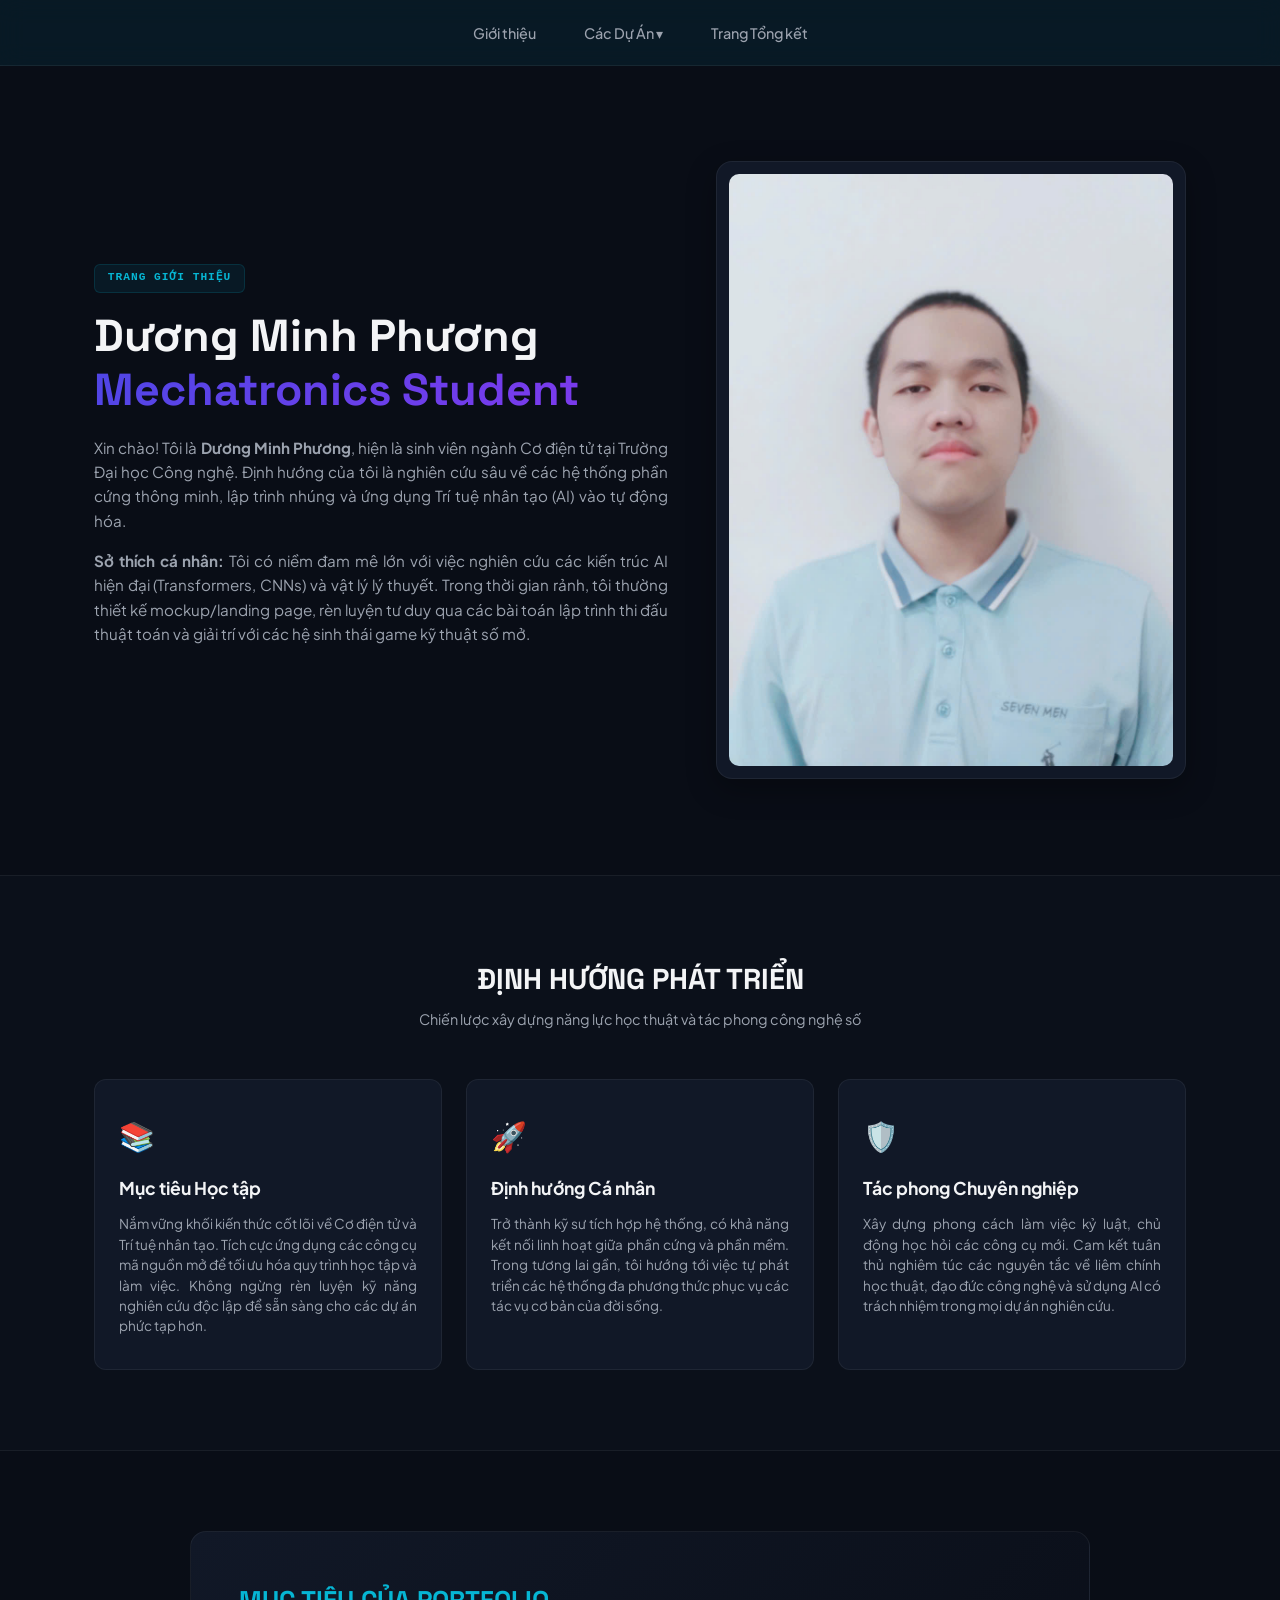
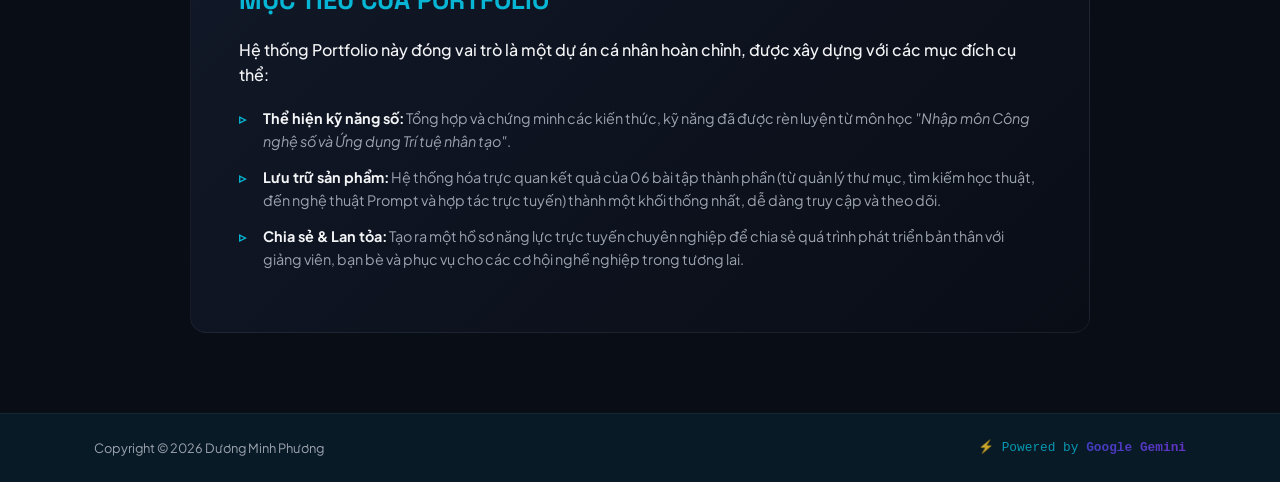
<file: index.html>
<!DOCTYPE html>
<html lang="vi">
<head>
    <meta charset="UTF-8">
    <meta name="viewport" content="width=device-width, initial-scale=1.0">
    <title>Trang Chủ | Personal Portfolio</title>
    <link rel="stylesheet" href="assets/css/style.css">
    <link rel="preconnect" href="https://fonts.googleapis.com">
    <link rel="preconnect" href="https://fonts.gstatic.com" crossorigin>
    <link href="https://fonts.googleapis.com/css2?family=Plus+Jakarta+Sans:wght@400;500;600;700;800&family=Space+Grotesk:wght@500;700&display=swap" rel="stylesheet">
</head>
<body>
    <header class="navbar">
        <div class="nav-container">
            <nav>
                <ul class="nav-links">
                    <li><a href="index.html">Giới thiệu</a></li>
                    
                    <li class="dropdown">
                        <a href="#" class="dropdown-toggle">Các Dự Án ▾</a>
                        <ul class="dropdown-menu">
                            <li><a href="projects/bai1.html">Bài 1: Thao tác cơ bản với tệp tin và thư mục</a></li>
                            <li><a href="projects/bai2.html">Bài 2: Tìm kiếm và đánh giá thông tin học thuật</a></li>
                            <li><a href="projects/bai3.html">Bài 3: Viết Prompt hiệu quả cho các tác vụ học tập</a></li>
                            <li><a href="projects/bai4.html">Bài 4: Sử dụng công cụ hợp tác trực tuyến cho dự án nhóm</a></li>
                            <li><a href="projects/bai5.html">Bài 5: Sử dụng AI tạo sinh để hỗ trợ sáng tạo nội dung</a></li>
                            <li><a href="projects/bai6.html">Bài 6: Sử dụng AI có trách nhiệm trong học tập và nghiên cứu</a></li>
                        </ul>
                    </li>
                    
                    <li><a href="reflection.html">Trang Tổng kết</a></li>
                </ul>
            </nav>
        </div>
    </header>

    <main class="main-wrapper">
        <section class="hero-section fade-in">
            <div class="container hero-grid">
                <div class="hero-text">
                    <span class="badge">TRANG GIỚI THIỆU</span>
                    <h1>Dương Minh Phương <br><span class="gradient-text">Mechatronics Student</span></h1>
                    <div class="intro-box">
                        <p class="hero-desc">
                            Xin chào! Tôi là <strong>Dương Minh Phương</strong>, hiện là sinh viên ngành Cơ điện tử tại Trường Đại học Công nghệ. Định hướng của tôi là nghiên cứu sâu về các hệ thống phần cứng thông minh, lập trình nhúng và ứng dụng Trí tuệ nhân tạo (AI) vào tự động hóa.
                        </p>
                        <p class="hero-desc">
                            <strong>Sở thích cá nhân:</strong> Tôi có niềm đam mê lớn với việc nghiên cứu các kiến trúc AI hiện đại (Transformers, CNNs) và vật lý lý thuyết. Trong thời gian rảnh, tôi thường thiết kế mockup/landing page, rèn luyện tư duy qua các bài toán lập trình thi đấu thuật toán và giải trí với các hệ sinh thái game kỹ thuật số mở.
                        </p>
                    </div>
                </div>
                <div class="hero-visual">
                    <div class="product-frame">
                        <img src="assets/images/avatar.jpg" alt="Chân dung Dương Minh Phương" class="product-img">
                    </div>
                </div>
            </div>
        </section>

        <section class="features-section">
            <div class="container">
                <div class="section-header fade-in">
                    <h2>ĐỊNH HƯỚNG PHÁT TRIỂN</h2>
                    <p class="subtitle">Chiến lược xây dựng năng lực học thuật và tác phong công nghệ số</p>
                </div>
                <div class="features-grid">
                    <div class="feature-card fade-in">
                        <div class="feature-icon">📚</div>
                        <h3>Mục tiêu Học tập</h3>
                        <p>Nắm vững khối kiến thức cốt lõi về Cơ điện tử và Trí tuệ nhân tạo. Tích cực ứng dụng các công cụ mã nguồn mở để tối ưu hóa quy trình học tập và làm việc. Không ngừng rèn luyện kỹ năng nghiên cứu độc lập để sẵn sàng cho các dự án phức tạp hơn.</p>
                    </div>
                    <div class="feature-card fade-in">
                        <div class="feature-icon">🚀</div>
                        <h3>Định hướng Cá nhân</h3>
                        <p>Trở thành kỹ sư tích hợp hệ thống, có khả năng kết nối linh hoạt giữa phần cứng và phần mềm. Trong tương lai gần, tôi hướng tới việc tự phát triển các hệ thống đa phương thức phục vụ các tác vụ cơ bản của đời sống.</p>
                    </div>
                    <div class="feature-card fade-in">
                        <div class="feature-icon">🛡️</div>
                        <h3>Tác phong Chuyên nghiệp</h3>
                        <p>Xây dựng phong cách làm việc kỷ luật, chủ động học hỏi các công cụ mới. Cam kết tuân thủ nghiêm túc các nguyên tắc về liêm chính học thuật, đạo đức công nghệ và sử dụng AI có trách nhiệm trong mọi dự án nghiên cứu.</p>
                    </div>
                </div>
            </div>
        </section>

        <section class="ecosystem-section fade-in">
            <div class="container">
                <div class="ecosystem-box">
                    <h2>MỤC TIÊU CỦA PORTFOLIO</h2>
                    <p class="accent-text">Hệ thống Portfolio này đóng vai trò là một dự án cá nhân hoàn chỉnh, được xây dựng với các mục đích cụ thể:</p>
                    <ul class="eco-list">
                        <li><strong>Thể hiện kỹ năng số:</strong> Tổng hợp và chứng minh các kiến thức, kỹ năng đã được rèn luyện từ môn học <em>"Nhập môn Công nghệ số và Ứng dụng Trí tuệ nhân tạo"</em>.</li>
                        <li><strong>Lưu trữ sản phẩm:</strong> Hệ thống hóa trực quan kết quả của 06 bài tập thành phần (từ quản lý thư mục, tìm kiếm học thuật, đến nghệ thuật Prompt và hợp tác trực tuyến) thành một khối thống nhất, dễ dàng truy cập và theo dõi.</li>
                        <li><strong>Chia sẻ & Lan tỏa:</strong> Tạo ra một hồ sơ năng lực trực tuyến chuyên nghiệp để chia sẻ quá trình phát triển bản thân với giảng viên, bạn bè và phục vụ cho các cơ hội nghề nghiệp trong tương lai.</li>
                    </ul>
                </div>
            </div>
        </section>
    </main>

    <footer class="product-footer">
        <div class="container footer-content" style="display: flex; justify-content: space-between; align-items: center; gap: 1rem; flex-wrap: wrap;">
            <p style="margin: 0;">Copyright © 2026 Dương Minh Phương</p>
            <p class="serial" style="margin: 0; font-size: 0.8rem; opacity: 0.8;">
                ⚡ Powered by <span class="gradient-text" style="font-weight: 600;">Google Gemini</span>
            </p>
        </div>
    </footer>

    <script src="assets/js/script.js"></script>
</body>
</html>
</file>
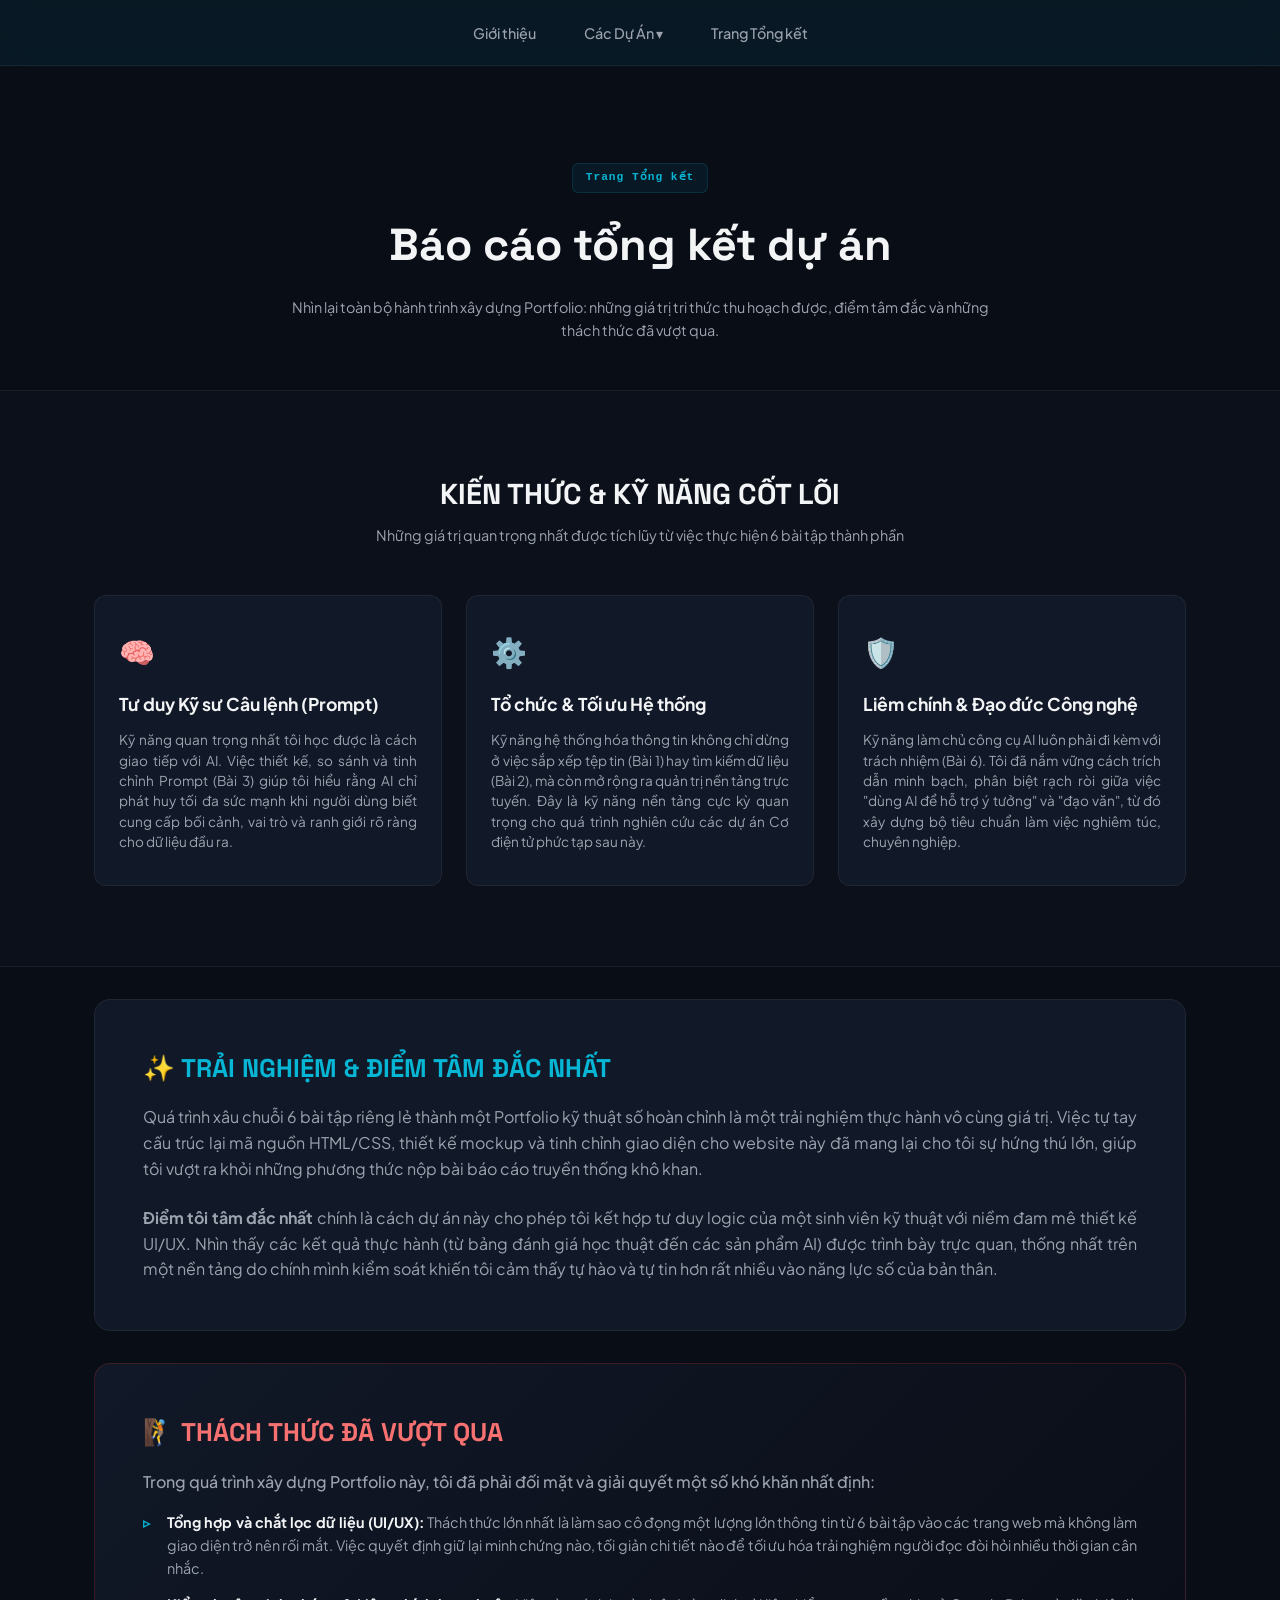
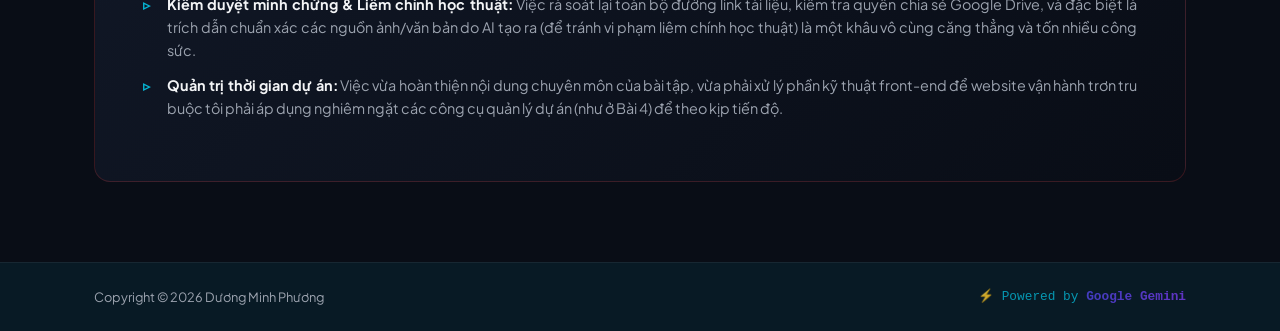
<file: reflection.html>
<!DOCTYPE html>
<html lang="vi">
<head>
    <meta charset="UTF-8">
    <meta name="viewport" content="width=device-width, initial-scale=1.0">
    <title>Tổng Kết | Personal Portfolio</title>
    <link rel="stylesheet" href="assets/css/style.css">
    <link rel="preconnect" href="https://fonts.googleapis.com">
    <link rel="preconnect" href="https://fonts.gstatic.com" crossorigin>
    <link href="https://fonts.googleapis.com/css2?family=Plus+Jakarta+Sans:wght@400;500;600;700;800&family=Space+Grotesk:wght@500;700&display=swap" rel="stylesheet">
</head>
<body>
    <header class="navbar">
        <div class="nav-container">
            <nav>
                <ul class="nav-links">
                    <li><a href="index.html">Giới thiệu</a></li>
                    
                    <li class="dropdown">
                        <a href="#" class="dropdown-toggle">Các Dự Án ▾</a>
                        <ul class="dropdown-menu">
                            <li><a href="projects/bai1.html">Bài 1: Thao tác cơ bản với tệp tin và thư mục</a></li>
                            <li><a href="projects/bai2.html">Bài 2: Tìm kiếm và đánh giá thông tin học thuật</a></li>
                            <li><a href="projects/bai3.html">Bài 3: Viết Prompt hiệu quả cho các tác vụ học tập</a></li>
                            <li><a href="projects/bai4.html">Bài 4: Sử dụng công cụ hợp tác trực tuyến cho dự án nhóm</a></li>
                            <li><a href="projects/bai5.html">Bài 5: Sử dụng AI tạo sinh để hỗ trợ sáng tạo nội dung</a></li>
                            <li><a href="projects/bai6.html">Bài 6: Sử dụng AI có trách nhiệm trong học tập và nghiên cứu</a></li>
                        </ul>
                    </li>
                    
                    <li><a href="reflection.html">Trang Tổng kết</a></li>
                </ul>
            </nav>
        </div>
    </header>

    <main class="main-wrapper">
        <section class="hero-section fade-in" style="padding-bottom: 3rem;">
            <div class="container text-center" style="text-align: center;">
                <span class="badge">Trang Tổng kết</span>
                <h1 style="font-family: 'Space Grotesk', sans-serif; font-size: 2.8rem; margin-bottom: 1rem;">
                    Báo cáo tổng kết dự án
                </h1>
                <p class="subtitle" style="max-width: 700px; margin: 0 auto;">Nhìn lại toàn bộ hành trình xây dựng Portfolio: những giá trị tri thức thu hoạch được, điểm tâm đắc và những thách thức đã vượt qua.</p>
            </div>
        </section>

        <section class="features-section">
            <div class="container">
                <div class="section-header fade-in">
                    <h2>KIẾN THỨC & KỸ NĂNG CỐT LÕI</h2>
                    <p class="subtitle">Những giá trị quan trọng nhất được tích lũy từ việc thực hiện 6 bài tập thành phần</p>
                </div>
                <div class="features-grid">
                    
                    <div class="feature-card fade-in">
                        <div class="feature-icon">🧠</div>
                        <h3>Tư duy Kỹ sư Câu lệnh (Prompt)</h3>
                        <p>Kỹ năng quan trọng nhất tôi học được là cách giao tiếp với AI. Việc thiết kế, so sánh và tinh chỉnh Prompt (Bài 3) giúp tôi hiểu rằng AI chỉ phát huy tối đa sức mạnh khi người dùng biết cung cấp bối cảnh, vai trò và ranh giới rõ ràng cho dữ liệu đầu ra.</p>
                    </div>

                    <div class="feature-card fade-in">
                        <div class="feature-icon">⚙️</div>
                        <h3>Tổ chức & Tối ưu Hệ thống</h3>
                        <p>Kỹ năng hệ thống hóa thông tin không chỉ dừng ở việc sắp xếp tệp tin (Bài 1) hay tìm kiếm dữ liệu (Bài 2), mà còn mở rộng ra quản trị nền tảng trực tuyến. Đây là kỹ năng nền tảng cực kỳ quan trọng cho quá trình nghiên cứu các dự án Cơ điện tử phức tạp sau này.</p>
                    </div>

                    <div class="feature-card fade-in">
                        <div class="feature-icon">🛡️</div>
                        <h3>Liêm chính & Đạo đức Công nghệ</h3>
                        <p>Kỹ năng làm chủ công cụ AI luôn phải đi kèm với trách nhiệm (Bài 6). Tôi đã nắm vững cách trích dẫn minh bạch, phân biệt rạch ròi giữa việc "dùng AI để hỗ trợ ý tưởng" và "đạo văn", từ đó xây dựng bộ tiêu chuẩn làm việc nghiêm túc, chuyên nghiệp.</p>
                    </div>

                </div>
            </div>
        </section>

        <section class="ecosystem-section fade-in" style="padding-top: 2rem;">
            <div class="container">
                
                <div class="ecosystem-box" style="background: var(--bg-surface); max-width: 1140px; margin-bottom: 2rem;">
                    <h2>✨ TRẢI NGHIỆM & ĐIỂM TÂM ĐẮC NHẤT</h2>
                    <p class="accent-text" style="color: var(--text-gray); font-weight: 400; text-align: justify; margin-bottom: 1.5rem;">
                        Quá trình xâu chuỗi 6 bài tập riêng lẻ thành một Portfolio kỹ thuật số hoàn chỉnh là một trải nghiệm thực hành vô cùng giá trị. Việc tự tay cấu trúc lại mã nguồn HTML/CSS, thiết kế mockup và tinh chỉnh giao diện cho website này đã mang lại cho tôi sự hứng thú lớn, giúp tôi vượt ra khỏi những phương thức nộp bài báo cáo truyền thống khô khan.
                    </p>
                    <p class="accent-text" style="color: var(--text-gray); font-weight: 400; text-align: justify; margin-bottom: 0;">
                        <strong>Điểm tôi tâm đắc nhất</strong> chính là cách dự án này cho phép tôi kết hợp tư duy logic của một sinh viên kỹ thuật với niềm đam mê thiết kế UI/UX. Nhìn thấy các kết quả thực hành (từ bảng đánh giá học thuật đến các sản phẩm AI) được trình bày trực quan, thống nhất trên một nền tảng do chính mình kiểm soát khiến tôi cảm thấy tự hào và tự tin hơn rất nhiều vào năng lực số của bản thân.
                    </p>
                </div>

                <div class="ecosystem-box" style="background: linear-gradient(135deg, #111827 0%, #090d16 100%); max-width: 1140px; border-color: rgba(239, 68, 68, 0.2);">
                    <h2 style="color: #f87171;">🧗 THÁCH THỨC ĐÃ VƯỢT QUA</h2>
                    <p class="accent-text" style="color: var(--text-gray); margin-bottom: 1rem;">Trong quá trình xây dựng Portfolio này, tôi đã phải đối mặt và giải quyết một số khó khăn nhất định:</p>
                    <ul class="eco-list">
                        <li style="text-align: justify;"><strong>Tổng hợp và chắt lọc dữ liệu (UI/UX):</strong> Thách thức lớn nhất là làm sao cô đọng một lượng lớn thông tin từ 6 bài tập vào các trang web mà không làm giao diện trở nên rối mắt. Việc quyết định giữ lại minh chứng nào, tối giản chi tiết nào để tối ưu hóa trải nghiệm người đọc đòi hỏi nhiều thời gian cân nhắc.</li>
                        <li style="text-align: justify;"><strong>Kiểm duyệt minh chứng & Liêm chính học thuật:</strong> Việc rà soát lại toàn bộ đường link tài liệu, kiểm tra quyền chia sẻ Google Drive, và đặc biệt là trích dẫn chuẩn xác các nguồn ảnh/văn bản do AI tạo ra (để tránh vi phạm liêm chính học thuật) là một khâu vô cùng căng thẳng và tốn nhiều công sức.</li>
                        <li style="text-align: justify;"><strong>Quản trị thời gian dự án:</strong> Việc vừa hoàn thiện nội dung chuyên môn của bài tập, vừa phải xử lý phần kỹ thuật front-end để website vận hành trơn tru buộc tôi phải áp dụng nghiêm ngặt các công cụ quản lý dự án (như ở Bài 4) để theo kịp tiến độ.</li>
                    </ul>
                </div>

            </div>
        </section>
    </main>

    <footer class="product-footer">
        <div class="container footer-content" style="display: flex; justify-content: space-between; align-items: center; gap: 1rem; flex-wrap: wrap;">
            <p style="margin: 0;">Copyright © 2026 Dương Minh Phương</p>
            <p class="serial" style="margin: 0; font-size: 0.8rem; opacity: 0.8;">
                ⚡ Powered by <span class="gradient-text" style="font-weight: 600;">Google Gemini</span>
            </p>
        </div>
    </footer>

    <script src="assets/js/script.js"></script>
</body>
</html>
</file>
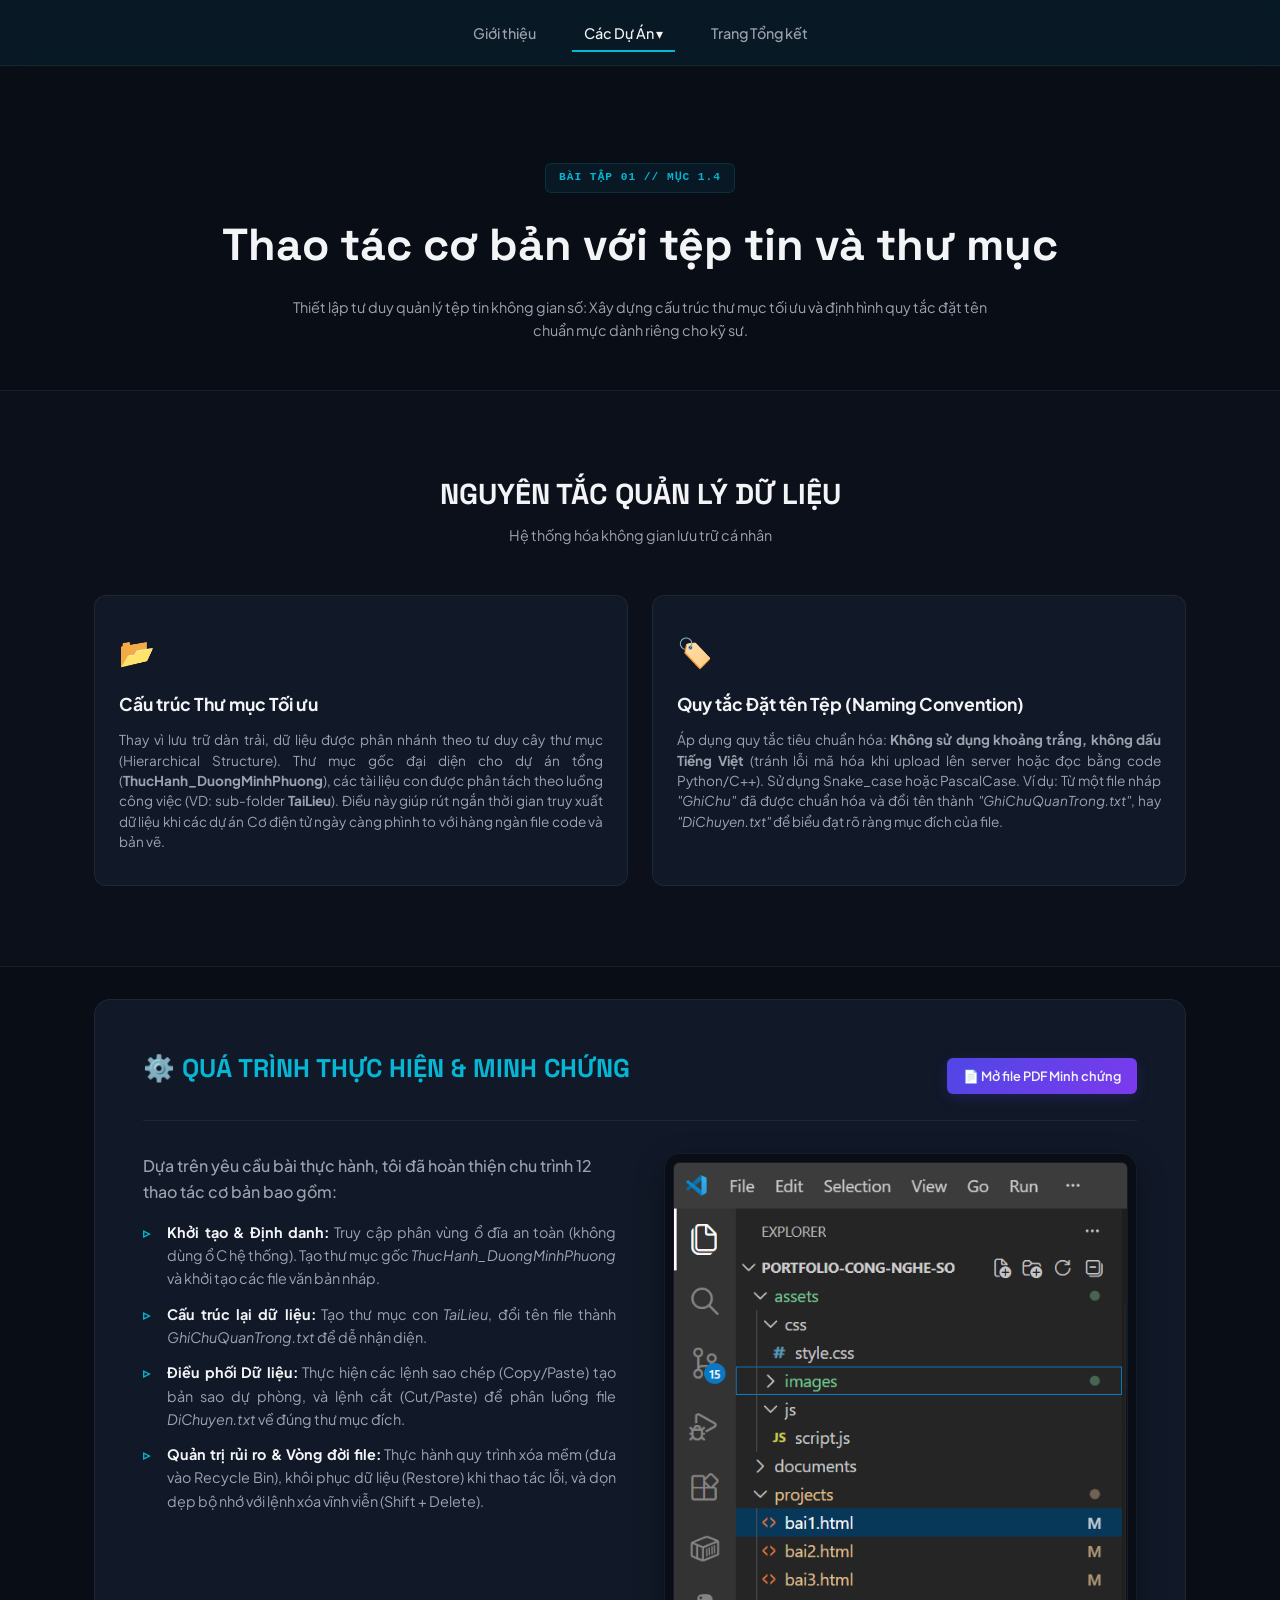
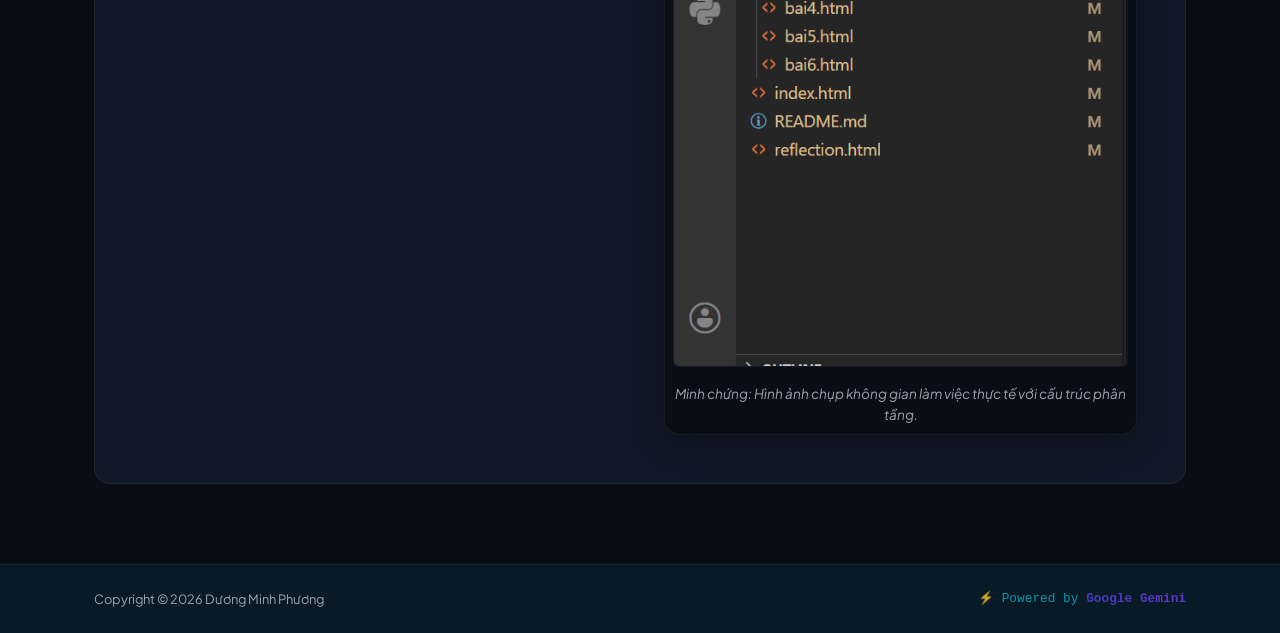
<file: projects/bai1.html>
<!DOCTYPE html>
<html lang="vi">
<head>
    <meta charset="UTF-8">
    <meta name="viewport" content="width=device-width, initial-scale=1.0">
    <title>Bài 1: Thao tác cơ bản với tệp tin và thư mục | Personal Portfolio</title>
    <link rel="stylesheet" href="../assets/css/style.css">
    <link rel="preconnect" href="https://fonts.googleapis.com">
    <link rel="preconnect" href="https://fonts.gstatic.com" crossorigin>
    <link href="https://fonts.googleapis.com/css2?family=Plus+Jakarta+Sans:wght@400;500;600;700;800&family=Space+Grotesk:wght@500;700&display=swap" rel="stylesheet">
</head>
<body>
    <header class="navbar">
        <div class="nav-container">
            <nav>
                <ul class="nav-links">
                    <li><a href="../index.html">Giới thiệu</a></li>
                    
                    <li class="dropdown">
                        <a href="#" class="dropdown-toggle" style="color: var(--text-white); border-bottom-color: var(--accent);">Các Dự Án ▾</a>
                        <ul class="dropdown-menu">
                            <li><a href="bai1.html" style="color: var(--accent);">Bài 1: Thao tác cơ bản với tệp tin và thư mục</a></li>
                            <li><a href="bai2.html">Bài 2: Tìm kiếm và đánh giá thông tin học thuật</a></li>
                            <li><a href="bai3.html">Bài 3: Viết Prompt hiệu quả cho các tác vụ học tập</a></li>
                            <li><a href="bai4.html">Bài 4: Sử dụng công cụ hợp tác trực tuyến cho dự án nhóm</a></li>
                            <li><a href="bai5.html">Bài 5: Sử dụng AI tạo sinh để hỗ trợ sáng tạo nội dung</a></li>
                            <li><a href="bai6.html">Bài 6: Sử dụng AI có trách nhiệm trong học tập và nghiên cứu</a></li>
                        </ul>
                    </li>
                    
                    <li><a href="../reflection.html">Trang Tổng kết</a></li>
                </ul>
            </nav>
        </div>
    </header>

    <main class="main-wrapper">
        <section class="hero-section fade-in" style="padding-bottom: 3rem;">
            <div class="container text-center" style="text-align: center;">
                <span class="badge">BÀI TẬP 01 // MỤC 1.4</span>
                <h1 style="font-family: 'Space Grotesk', sans-serif; font-size: 2.8rem; margin-bottom: 1rem;">
                    Thao tác cơ bản với tệp tin và thư mục
                </h1>
                <p class="subtitle" style="max-width: 700px; margin: 0 auto;">Thiết lập tư duy quản lý tệp tin không gian số: Xây dựng cấu trúc thư mục tối ưu và định hình quy tắc đặt tên chuẩn mực dành riêng cho kỹ sư.</p>
            </div>
        </section>

        <section class="features-section">
            <div class="container">
                <div class="section-header fade-in">
                    <h2>NGUYÊN TẮC QUẢN LÝ DỮ LIỆU</h2>
                    <p class="subtitle">Hệ thống hóa không gian lưu trữ cá nhân</p>
                </div>
                <div class="features-grid" style="grid-template-columns: repeat(2, 1fr);">
                    
                    <div class="feature-card fade-in">
                        <div class="feature-icon">📂</div>
                        <h3>Cấu trúc Thư mục Tối ưu</h3>
                        <p>Thay vì lưu trữ dàn trải, dữ liệu được phân nhánh theo tư duy cây thư mục (Hierarchical Structure). Thư mục gốc đại diện cho dự án tổng (<strong>ThucHanh_DuongMinhPhuong</strong>), các tài liệu con được phân tách theo luồng công việc (VD: sub-folder <strong>TaiLieu</strong>). Điều này giúp rút ngắn thời gian truy xuất dữ liệu khi các dự án Cơ điện tử ngày càng phình to với hàng ngàn file code và bản vẽ.</p>
                    </div>

                    <div class="feature-card fade-in">
                        <div class="feature-icon">🏷️</div>
                        <h3>Quy tắc Đặt tên Tệp (Naming Convention)</h3>
                        <p>Áp dụng quy tắc tiêu chuẩn hóa: <strong>Không sử dụng khoảng trắng, không dấu Tiếng Việt</strong> (tránh lỗi mã hóa khi upload lên server hoặc đọc bằng code Python/C++). Sử dụng Snake_case hoặc PascalCase. Ví dụ: Từ một file nháp <em>"GhiChu"</em> đã được chuẩn hóa và đổi tên thành <em>"GhiChuQuanTrong.txt"</em>, hay <em>"DiChuyen.txt"</em> để biểu đạt rõ ràng mục đích của file.</p>
                    </div>

                </div>
            </div>
        </section>

        <section class="ecosystem-section fade-in" style="padding-top: 2rem;">
            <div class="container">
                <div class="ecosystem-box" style="background: var(--bg-surface); max-width: 1140px;">
                    <div style="display: flex; justify-content: space-between; align-items: center; border-bottom: 1px solid var(--border); padding-bottom: 1rem; margin-bottom: 2rem;">
                        <h2>⚙️ QUÁ TRÌNH THỰC HIỆN & MINH CHỨNG</h2>
                        <a href="../documents/Bài tập 1.1.pdf" target="_blank" class="btn btn-primary" style="font-size: 0.8rem; padding: 0.5rem 1rem;">📄 Mở file PDF Minh chứng</a>
                    </div>
                    
                    <div style="display: grid; grid-template-columns: 1fr 1fr; gap: 3rem;">
                        
                        <div>
                            <p class="accent-text" style="color: var(--text-gray); margin-bottom: 1rem;">Dựa trên yêu cầu bài thực hành, tôi đã hoàn thiện chu trình 12 thao tác cơ bản bao gồm:</p>
                            <ul class="eco-list">
                                <li style="text-align: justify;"><strong>Khởi tạo & Định danh:</strong> Truy cập phân vùng ổ đĩa an toàn (không dùng ổ C hệ thống). Tạo thư mục gốc <em>ThucHanh_DuongMinhPhuong</em> và khởi tạo các file văn bản nháp.</li>
                                <li style="text-align: justify;"><strong>Cấu trúc lại dữ liệu:</strong> Tạo thư mục con <em>TaiLieu</em>, đổi tên file thành <em>GhiChuQuanTrong.txt</em> để dễ nhận diện.</li>
                                <li style="text-align: justify;"><strong>Điều phối Dữ liệu:</strong> Thực hiện các lệnh sao chép (Copy/Paste) tạo bản sao dự phòng, và lệnh cắt (Cut/Paste) để phân luồng file <em>DiChuyen.txt</em> về đúng thư mục đích.</li>
                                <li style="text-align: justify;"><strong>Quản trị rủi ro & Vòng đời file:</strong> Thực hành quy trình xóa mềm (đưa vào Recycle Bin), khôi phục dữ liệu (Restore) khi thao tác lỗi, và dọn dẹp bộ nhớ với lệnh xóa vĩnh viễn (Shift + Delete).</li>
                            </ul>
                        </div>

                        <div class="product-frame" style="padding: 0.5rem; background: var(--bg-dark);">
                            <img src="../assets/images/bai1-minhchung.png" alt="Ảnh chụp minh họa thư mục" class="product-img" style="border-radius: 6px; border: 1px solid var(--border);">
                            <div style="text-align: center; margin-top: 1rem; color: var(--text-gray); font-size: 0.85rem;">
                                <em>Minh chứng: Hình ảnh chụp không gian làm việc thực tế với cấu trúc phân tầng.</em>
                            </div>
                        </div>

                    </div>
                </div>
            </div>
        </section>
    </main>

    <footer class="product-footer">
        <div class="container footer-content" style="display: flex; justify-content: space-between; align-items: center; gap: 1rem; flex-wrap: wrap;">
            <p style="margin: 0;">Copyright © 2026 Dương Minh Phương</p>
            <p class="serial" style="margin: 0; font-size: 0.8rem; opacity: 0.8;">
                ⚡ Powered by <span class="gradient-text" style="font-weight: 600;">Google Gemini</span>
            </p>
        </div>
    </footer>

    <script src="../assets/js/script.js"></script>
</body>
</html>
</file>
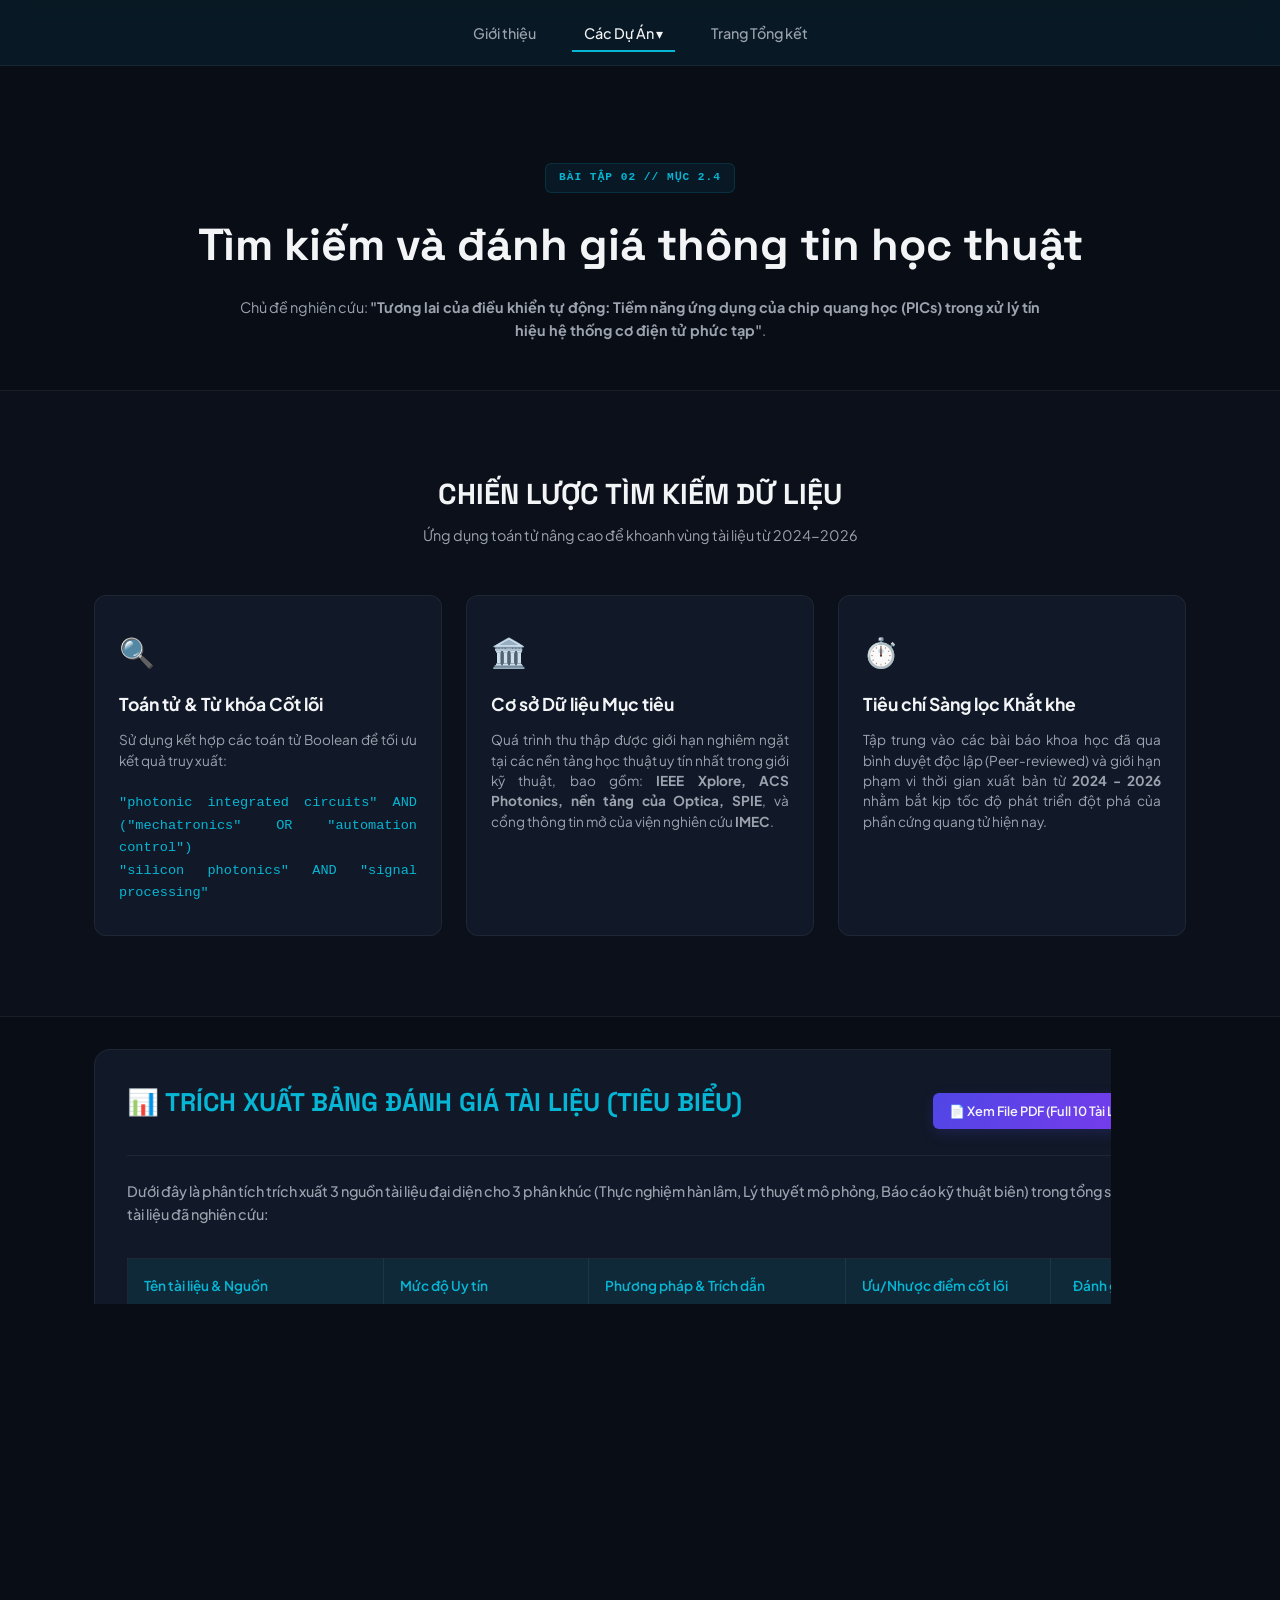
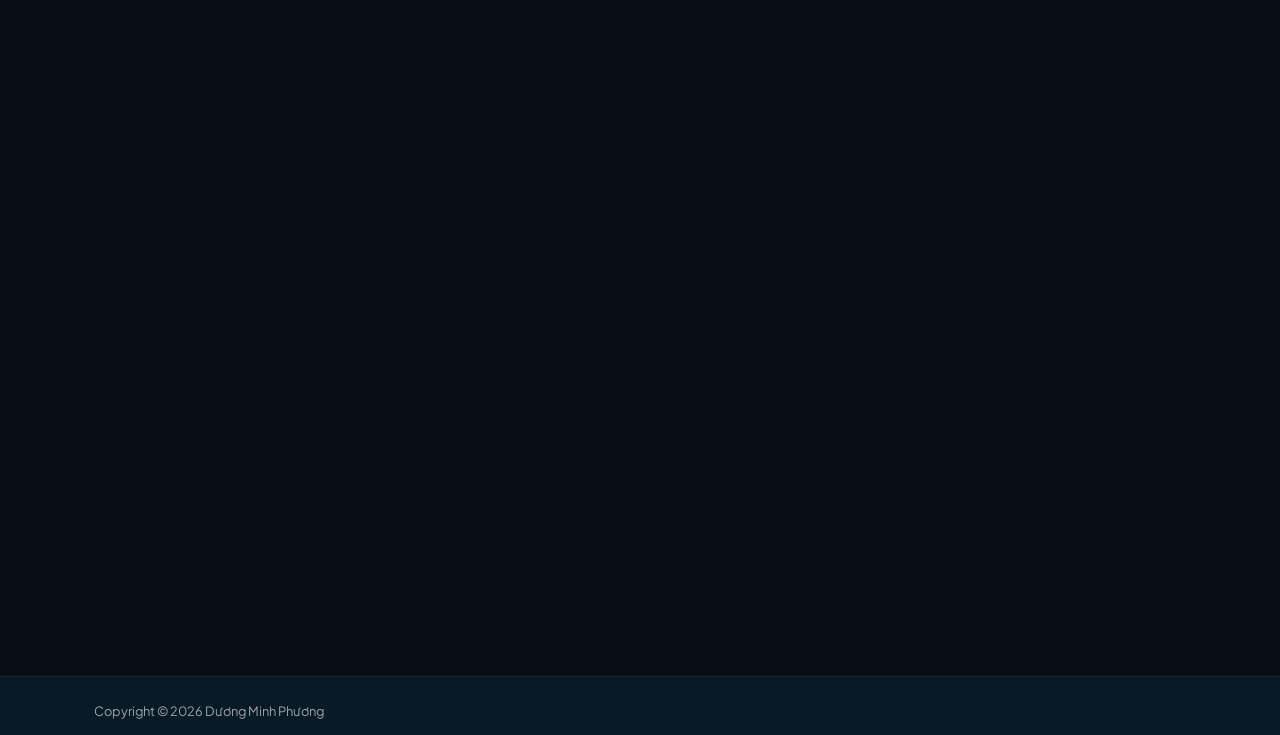
<file: projects/bai2.html>
<!DOCTYPE html>
<html lang="vi">
<head>
    <meta charset="UTF-8">
    <meta name="viewport" content="width=device-width, initial-scale=1.0">
    <title>Bài 2: Tìm kiếm và đánh giá thông tin học thuật | Personal Portfolio</title>
    <link rel="stylesheet" href="../assets/css/style.css">
    <link rel="preconnect" href="https://fonts.googleapis.com">
    <link rel="preconnect" href="https://fonts.gstatic.com" crossorigin>
    <link href="https://fonts.googleapis.com/css2?family=Plus+Jakarta+Sans:wght@400;500;600;700;800&family=Space+Grotesk:wght@500;700&display=swap" rel="stylesheet">
    <style>
        /* CSS bổ sung cho Bảng Đánh Giá */
        .academic-table {
            width: 100%;
            border-collapse: collapse;
            margin-top: 1rem;
            font-size: 0.85rem;
            color: var(--text-white);
        }
        .academic-table th, .academic-table td {
            border: 1px solid var(--border);
            padding: 1rem;
            text-align: left;
            vertical-align: top;
        }
        .academic-table th {
            background-color: rgba(6, 182, 212, 0.1);
            color: var(--accent);
            font-weight: 600;
        }
        .academic-table tr:hover {
            background-color: rgba(255, 255, 255, 0.02);
        }
        .highlight-tag {
            display: inline-block;
            padding: 2px 8px;
            border-radius: 4px;
            background: rgba(79, 70, 229, 0.2);
            color: #818cf8;
            font-size: 0.75rem;
            margin-bottom: 4px;
        }
    </style>
</head>
<body>
    <header class="navbar">
        <div class="nav-container">
            <nav>
                <ul class="nav-links">
                    <li><a href="../index.html">Giới thiệu</a></li>
                    
                    <li class="dropdown">
                        <a href="#" class="dropdown-toggle" style="color: var(--text-white); border-bottom-color: var(--accent);">Các Dự Án ▾</a>
                        <ul class="dropdown-menu">
                            <li><a href="bai1.html">Bài 1: Thao tác cơ bản với tệp tin và thư mục</a></li>
                            <li><a href="bai2.html" style="color: var(--accent);">Bài 2: Tìm kiếm và đánh giá thông tin học thuật</a></li>
                            <li><a href="bai3.html">Bài 3: Viết Prompt hiệu quả cho các tác vụ học tập</a></li>
                            <li><a href="bai4.html">Bài 4: Sử dụng công cụ hợp tác trực tuyến cho dự án nhóm</a></li>
                            <li><a href="bai5.html">Bài 5: Sử dụng AI tạo sinh để hỗ trợ sáng tạo nội dung</a></li>
                            <li><a href="bai6.html">Bài 6: Sử dụng AI có trách nhiệm trong học tập và nghiên cứu</a></li>
                        </ul>
                    </li>
                    
                    <li><a href="../reflection.html">Trang Tổng kết</a></li>
                </ul>
            </nav>
        </div>
    </header>

    <main class="main-wrapper">
        <section class="hero-section fade-in" style="padding-bottom: 3rem;">
            <div class="container text-center" style="text-align: center;">
                <span class="badge">BÀI TẬP 02 // MỤC 2.4</span>
                <h1 style="font-family: 'Space Grotesk', sans-serif; font-size: 2.8rem; margin-bottom: 1rem;">
                    Tìm kiếm và đánh giá thông tin học thuật
                </h1>
                <p class="subtitle" style="max-width: 800px; margin: 0 auto;">Chủ đề nghiên cứu: <strong>"Tương lai của điều khiển tự động: Tiềm năng ứng dụng của chip quang học (PICs) trong xử lý tín hiệu hệ thống cơ điện tử phức tạp"</strong>.</p>
            </div>
        </section>

        <section class="features-section">
            <div class="container">
                <div class="section-header fade-in">
                    <h2>CHIẾN LƯỢC TÌM KIẾM DỮ LIỆU</h2>
                    <p class="subtitle">Ứng dụng toán tử nâng cao để khoanh vùng tài liệu từ 2024-2026</p>
                </div>
                <div class="features-grid">
                    <div class="feature-card fade-in">
                        <div class="feature-icon">🔍</div>
                        <h3>Toán tử & Từ khóa Cốt lõi</h3>
                        <p>Sử dụng kết hợp các toán tử Boolean để tối ưu kết quả truy xuất: <br><br>
                        <code style="color: var(--accent);">"photonic integrated circuits" AND ("mechatronics" OR "automation control")</code> <br>
                        <code style="color: var(--accent);">"silicon photonics" AND "signal processing"</code></p>
                    </div>

                    <div class="feature-card fade-in">
                        <div class="feature-icon">🏛️</div>
                        <h3>Cơ sở Dữ liệu Mục tiêu</h3>
                        <p>Quá trình thu thập được giới hạn nghiêm ngặt tại các nền tảng học thuật uy tín nhất trong giới kỹ thuật, bao gồm: <strong>IEEE Xplore, ACS Photonics, nền tảng của Optica, SPIE</strong>, và cổng thông tin mở của viện nghiên cứu <strong>IMEC</strong>.</p>
                    </div>

                    <div class="feature-card fade-in">
                        <div class="feature-icon">⏱️</div>
                        <h3>Tiêu chí Sàng lọc Khắt khe</h3>
                        <p>Tập trung vào các bài báo khoa học đã qua bình duyệt độc lập (Peer-reviewed) và giới hạn phạm vi thời gian xuất bản từ <strong>2024 - 2026</strong> nhằm bắt kịp tốc độ phát triển đột phá của phần cứng quang tử hiện nay.</p>
                    </div>
                </div>
            </div>
        </section>

        <section class="ecosystem-section fade-in" style="padding-top: 2rem;">
            <div class="container">
                <div class="ecosystem-box" style="background: var(--bg-surface); max-width: 1140px; padding: 2rem;">
                    
                    <div style="display: flex; justify-content: space-between; align-items: center; border-bottom: 1px solid var(--border); padding-bottom: 1rem; margin-bottom: 1.5rem;">
                        <h2>📊 TRÍCH XUẤT BẢNG ĐÁNH GIÁ TÀI LIỆU (TIÊU BIỂU)</h2>
                        <a href="../documents/Bài tập 2.2.pdf" target="_blank" class="btn btn-primary" style="font-size: 0.8rem; padding: 0.5rem 1rem;">📄 Xem File PDF (Full 10 Tài Liệu)</a>
                    </div>

                    <p class="accent-text" style="color: var(--text-gray); font-size: 0.9rem; margin-bottom: 1rem;">Dưới đây là phân tích trích xuất 3 nguồn tài liệu đại diện cho 3 phân khúc (Thực nghiệm hàn lâm, Lý thuyết mô phỏng, Báo cáo kỹ thuật biên) trong tổng số 10 tài liệu đã nghiên cứu:</p>

                    <div style="overflow-x: auto;">
                        <table class="academic-table">
                            <thead>
                                <tr>
                                    <th style="width: 25%;">Tên tài liệu & Nguồn</th>
                                    <th style="width: 20%;">Mức độ Uy tín</th>
                                    <th style="width: 25%;">Phương pháp & Trích dẫn</th>
                                    <th style="width: 20%;">Ưu/Nhược điểm cốt lõi</th>
                                    <th style="width: 10%; text-align: center;">Đánh giá</th>
                                </tr>
                            </thead>
                            <tbody>
                                <tr>
                                    <td>
                                        <span class="highlight-tag">IEEE Xplore (2025)</span><br>
                                        <strong>Perez, M. et al.</strong> 'Electronic-photonic platforms for the control of programmable Silicon Photonic chips'
                                    </td>
                                    <td><strong>Rất uy tín (Top Tier):</strong> IEEE Xplore là thư viện hàng đầu thế giới về kỹ thuật điện - điện tử.</td>
                                    <td><strong>Thực nghiệm:</strong> Đo lường chính xác độ trễ điều khiển thời gian thực trên chip lai (Analog/Digital).</td>
                                    <td><strong>Ưu:</strong> Đưa ra giải pháp phần cứng thực tế.<br><br><strong>Nhược:</strong> Yêu cầu kiến thức vi mạch cực kỳ sâu.</td>
                                    <td style="text-align: center; font-weight: 700; color: #4ade80;">5/5</td>
                                </tr>
                                <tr>
                                    <td>
                                        <span class="highlight-tag">ACS Photonics (2024)</span><br>
                                        <strong>Wang, Y. et al.</strong> 'Integrated Photonic Neural Networks: Opportunities and Challenges'
                                    </td>
                                    <td><strong>Rất uy tín (Q1):</strong> ACS Photonics thuộc Hiệp hội Hóa học Mỹ.</td>
                                    <td><strong>Mô phỏng toán học:</strong> Mô phỏng mạng nơ-ron quang học. Mức trích dẫn tốt (>20).</td>
                                    <td><strong>Ưu:</strong> Nêu bật ứng dụng AI phần cứng đột phá.<br><br><strong>Nhược:</strong> Mới chỉ dừng ở giai đoạn nguyên mẫu.</td>
                                    <td style="text-align: center; font-weight: 700; color: #4ade80;">5/5</td>
                                </tr>
                                <tr>
                                    <td>
                                        <span class="highlight-tag">IMEC Tech Report (2025)</span><br>
                                        <strong>Imec</strong> 'Fully-integrated, single-chip microwave photonics system'
                                    </td>
                                    <td><strong>Đáng tin cậy:</strong> Nguồn mở từ viện nghiên cứu vi điện tử hàng đầu Châu Âu (IMEC).</td>
                                    <td><strong>Báo cáo kỹ thuật:</strong> Cập nhật tiến độ thử nghiệm và khả năng thương mại hóa thực tế.</td>
                                    <td><strong>Ưu:</strong> Công bố đột phá, tính thực tiễn cao nhất.<br><br><strong>Nhược:</strong> Chưa qua bình duyệt độc lập (Peer-review).</td>
                                    <td style="text-align: center; font-weight: 700; color: #fbbf24;">4/5</td>
                                </tr>
                            </tbody>
                        </table>
                    </div>

                </div>
            </div>
        </section>

        <section class="ecosystem-section fade-in" style="padding-top: 0;">
            <div class="container">
                <div class="ecosystem-box" style="background: linear-gradient(135deg, #111827 0%, #090d16 100%); max-width: 1140px; border-color: rgba(6, 182, 212, 0.3);">
                    <h2 style="color: var(--accent);">💡 TỔNG HỢP & NHẬN ĐỊNH CÁ NHÂN</h2>
                    <p class="accent-text" style="color: var(--text-gray); font-size: 0.95rem; text-align: justify; margin-bottom: 1rem;">
                        Quá trình rà soát và đánh giá chéo 10 nguồn tài liệu cho thấy một hệ sinh thái thông tin bổ trợ rất tốt: Các nguồn hàn lâm chuẩn Q1 (IEEE, ACS, SPIE) chịu trách nhiệm xây dựng nền tảng toán học và giới hạn vật lý. Trong khi đó, các báo cáo mở từ các viện ứng dụng (IMEC) mang đến bức tranh thực tiễn về giai đoạn tiền thương mại hóa.
                    </p>
                    <p class="accent-text" style="color: var(--text-white); font-size: 0.95rem; text-align: justify; margin-bottom: 0; border-left: 3px solid var(--primary); padding-left: 1rem;">
                        <strong>Nhận định:</strong> Chip quang học (PICs) không còn là lý thuyết viễn vông. Kỹ năng tổng hợp đa chiều này đã chứng minh rằng để theo đuổi ngành Cơ điện tử thế hệ mới, kỹ sư không chỉ cần hiểu cơ khí/lập trình, mà phải liên tục thẩm định và cập nhật các luồng công nghệ lõi (phần cứng vật lý) từ các nguồn tin xác tín nhất.
                    </p>
                </div>
            </div>
        </section>
    </main>

    <footer class="product-footer">
        <div class="container footer-content" style="display: flex; justify-content: space-between; align-items: center; gap: 1rem; flex-wrap: wrap;">
            <p style="margin: 0;">Copyright © 2026 Dương Minh Phương</p>
            <p class="serial" style="margin: 0; font-size: 0.8rem; opacity: 0.8;">
                ⚡ Powered by <span class="gradient-text" style="font-weight: 600;">Google Gemini</span>
            </p>
        </div>
    </footer>

    <script src="../assets/js/script.js"></script>
</body>
</html>
</file>
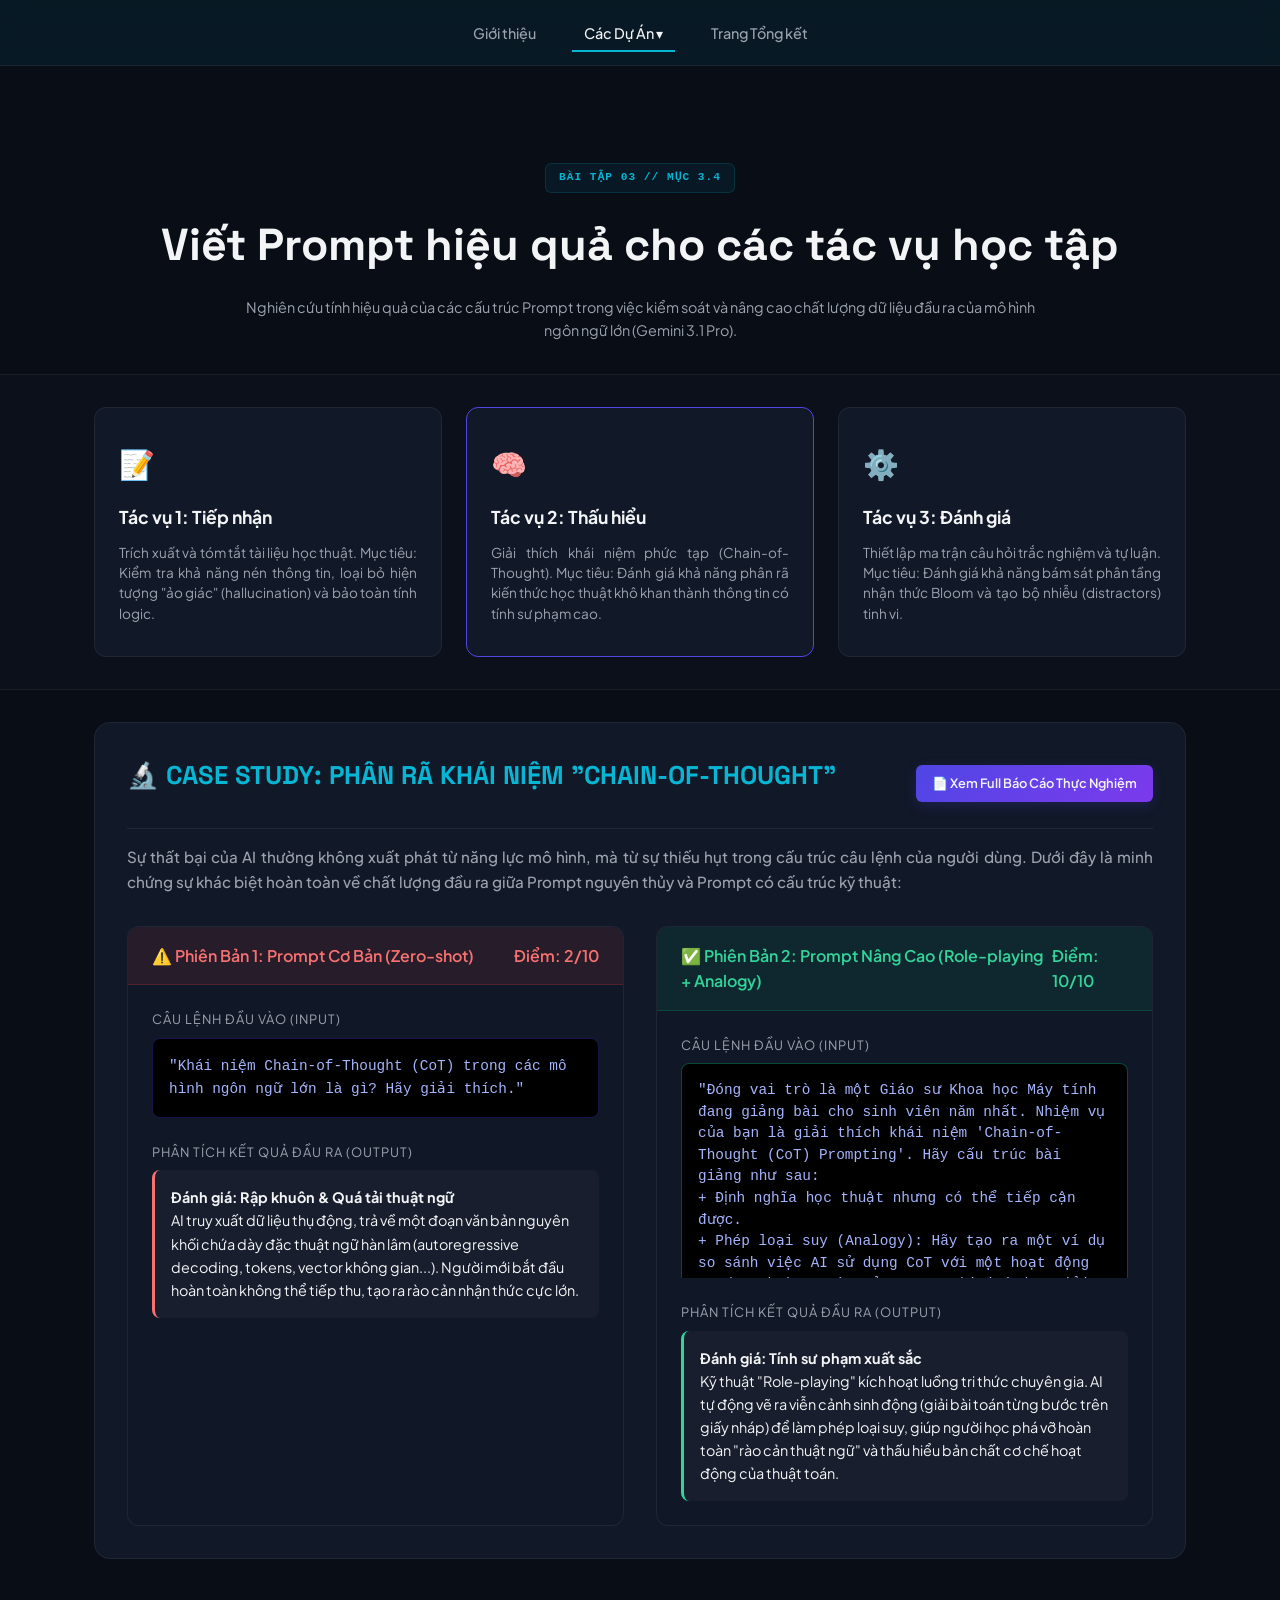
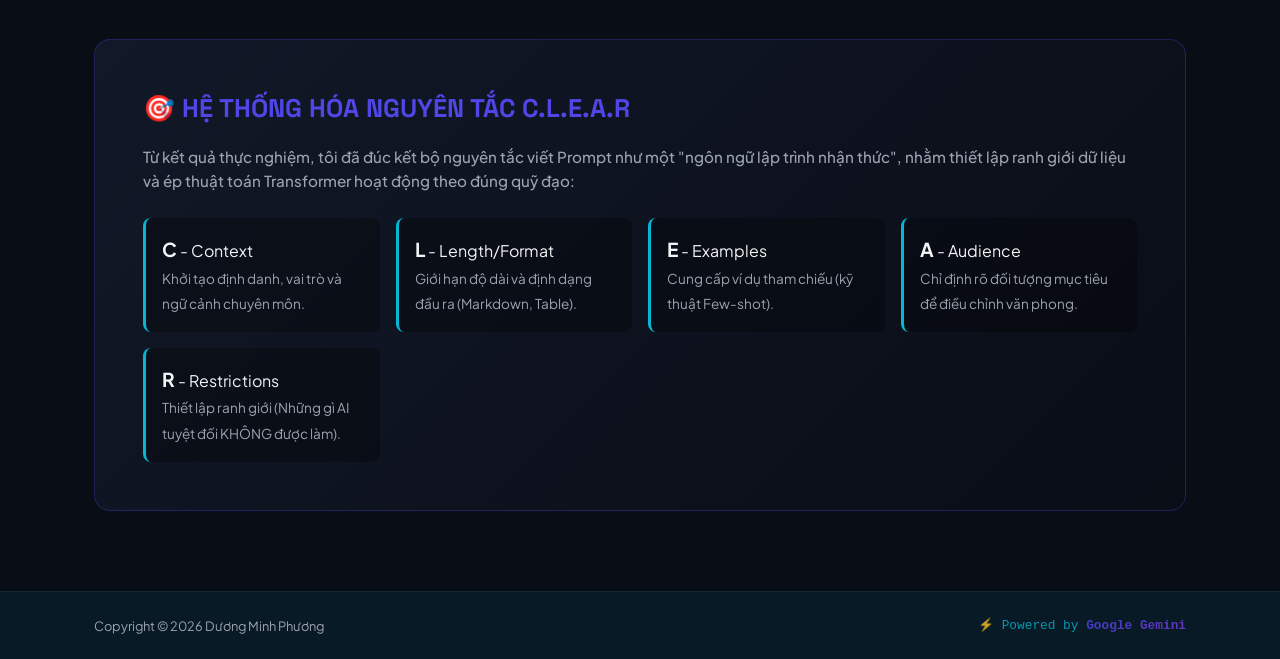
<file: projects/bai3.html>
<!DOCTYPE html>
<html lang="vi">
<head>
    <meta charset="UTF-8">
    <meta name="viewport" content="width=device-width, initial-scale=1.0">
    <title>Bài 3: Viết Prompt hiệu quả cho các tác vụ học tập | Personal Portfolio</title>
    <link rel="stylesheet" href="../assets/css/style.css">
    <link rel="preconnect" href="https://fonts.googleapis.com">
    <link rel="preconnect" href="https://fonts.gstatic.com" crossorigin>
    <link href="https://fonts.googleapis.com/css2?family=Plus+Jakarta+Sans:wght@400;500;600;700;800&family=Space+Grotesk:wght@500;700&display=swap" rel="stylesheet">
    <style>
        /* CSS cho hộp thoại Prompt và Kết quả */
        .prompt-container {
            display: grid;
            grid-template-columns: 1fr 1fr;
            gap: 2rem;
            margin-top: 2rem;
        }
        .prompt-box {
            background: rgba(17, 24, 39, 0.6);
            border: 1px solid var(--border);
            border-radius: 12px;
            overflow: hidden;
            display: flex;
            flex-direction: column;
        }
        .prompt-box-header {
            padding: 1rem 1.5rem;
            font-weight: 600;
            border-bottom: 1px solid var(--border);
            display: flex;
            align-items: center;
            justify-content: space-between;
        }
        .header-basic { background: rgba(239, 68, 68, 0.1); color: #f87171; border-bottom-color: rgba(239, 68, 68, 0.2); }
        .header-advanced { background: rgba(16, 185, 129, 0.1); color: #34d399; border-bottom-color: rgba(16, 185, 129, 0.2); }
        
        .prompt-content { padding: 1.5rem; }
        .prompt-label { font-size: 0.8rem; color: var(--text-gray); text-transform: uppercase; letter-spacing: 1px; margin-bottom: 0.5rem; }
        .prompt-text { font-family: monospace; background: #000; padding: 1rem; border-radius: 8px; color: #a5b4fc; font-size: 0.9rem; margin-bottom: 1.5rem; border: 1px solid rgba(79, 70, 229, 0.3); }
        
        .ai-result { background: rgba(255, 255, 255, 0.03); padding: 1rem; border-radius: 8px; font-size: 0.9rem; border-left: 3px solid var(--text-gray); }
        .ai-result.success { border-left-color: #34d399; }
        .ai-result.fail { border-left-color: #f87171; }

        @media (max-width: 768px) {
            .prompt-container { grid-template-columns: 1fr; }
        }
    </style>
</head>
<body>
    <header class="navbar">
        <div class="nav-container">
            <nav>
                <ul class="nav-links">
                    <li><a href="../index.html">Giới thiệu</a></li>
                    
                    <li class="dropdown">
                        <a href="#" class="dropdown-toggle" style="color: var(--text-white); border-bottom-color: var(--accent);">Các Dự Án ▾</a>
                        <ul class="dropdown-menu">
                            <li><a href="bai1.html">Bài 1: Thao tác cơ bản với tệp tin và thư mục</a></li>
                            <li><a href="bai2.html">Bài 2: Tìm kiếm và đánh giá thông tin học thuật</a></li>
                            <li><a href="bai3.html" style="color: var(--accent);">Bài 3: Viết Prompt hiệu quả cho các tác vụ học tập</a></li>
                            <li><a href="bai4.html">Bài 4: Sử dụng công cụ hợp tác trực tuyến cho dự án nhóm</a></li>
                            <li><a href="bai5.html">Bài 5: Sử dụng AI tạo sinh để hỗ trợ sáng tạo nội dung</a></li>
                            <li><a href="bai6.html">Bài 6: Sử dụng AI có trách nhiệm trong học tập và nghiên cứu</a></li>
                        </ul>
                    </li>
                    
                    <li><a href="../reflection.html">Trang Tổng kết</a></li>
                </ul>
            </nav>
        </div>
    </header>

    <main class="main-wrapper">
        <section class="hero-section fade-in" style="padding-bottom: 2rem;">
            <div class="container text-center" style="text-align: center;">
                <span class="badge">BÀI TẬP 03 // MỤC 3.4</span>
                <h1 style="font-family: 'Space Grotesk', sans-serif; font-size: 2.8rem; margin-bottom: 1rem;">
                    Viết Prompt hiệu quả cho các tác vụ học tập
                </h1>
                <p class="subtitle" style="max-width: 800px; margin: 0 auto;">Nghiên cứu tính hiệu quả của các cấu trúc Prompt trong việc kiểm soát và nâng cao chất lượng dữ liệu đầu ra của mô hình ngôn ngữ lớn (Gemini 3.1 Pro).</p>
            </div>
        </section>

        <section class="features-section" style="padding-top: 2rem; padding-bottom: 2rem;">
            <div class="container">
                <div class="features-grid" style="grid-template-columns: repeat(3, 1fr);">
                    <div class="feature-card fade-in">
                        <div class="feature-icon">📝</div>
                        <h3>Tác vụ 1: Tiếp nhận</h3>
                        <p>Trích xuất và tóm tắt tài liệu học thuật. Mục tiêu: Kiểm tra khả năng nén thông tin, loại bỏ hiện tượng "ảo giác" (hallucination) và bảo toàn tính logic.</p>
                    </div>
                    <div class="feature-card fade-in" style="border-color: var(--primary);">
                        <div class="feature-icon">🧠</div>
                        <h3>Tác vụ 2: Thấu hiểu</h3>
                        <p>Giải thích khái niệm phức tạp (Chain-of-Thought). Mục tiêu: Đánh giá khả năng phân rã kiến thức học thuật khô khan thành thông tin có tính sư phạm cao.</p>
                    </div>
                    <div class="feature-card fade-in">
                        <div class="feature-icon">⚙️</div>
                        <h3>Tác vụ 3: Đánh giá</h3>
                        <p>Thiết lập ma trận câu hỏi trắc nghiệm và tự luận. Mục tiêu: Đánh giá khả năng bám sát phân tầng nhận thức Bloom và tạo bộ nhiễu (distractors) tinh vi.</p>
                    </div>
                </div>
            </div>
        </section>

        <section class="ecosystem-section fade-in" style="padding-top: 2rem;">
            <div class="container">
                <div class="ecosystem-box" style="background: var(--bg-surface); max-width: 1140px; padding: 2rem;">
                    
                    <div style="display: flex; justify-content: space-between; align-items: center; border-bottom: 1px solid var(--border); padding-bottom: 1rem; margin-bottom: 1rem;">
                        <h2>🔬 CASE STUDY: PHÂN RÃ KHÁI NIỆM "CHAIN-OF-THOUGHT"</h2>
                        <a href="../documents/Bài tập 3.2.pdf" target="_blank" class="btn btn-primary" style="font-size: 0.8rem; padding: 0.5rem 1rem;">📄 Xem Full Báo Cáo Thực Nghiệm</a>
                    </div>
                    
                    <p class="accent-text" style="color: var(--text-gray); font-size: 0.95rem; text-align: justify;">
                        Sự thất bại của AI thường không xuất phát từ năng lực mô hình, mà từ sự thiếu hụt trong cấu trúc câu lệnh của người dùng. Dưới đây là minh chứng sự khác biệt hoàn toàn về chất lượng đầu ra giữa Prompt nguyên thủy và Prompt có cấu trúc kỹ thuật:
                    </p>

                    <div class="prompt-container">
                        <div class="prompt-box">
                            <div class="prompt-box-header header-basic">
                                <span>⚠️ Phiên Bản 1: Prompt Cơ Bản (Zero-shot)</span>
                                <span>Điểm: 2/10</span>
                            </div>
                            <div class="prompt-content">
                                <div class="prompt-label">Câu lệnh đầu vào (Input)</div>
                                <div class="prompt-text">
                                    "Khái niệm Chain-of-Thought (CoT) trong các mô hình ngôn ngữ lớn là gì? Hãy giải thích."
                                </div>
                                <div class="prompt-label">Phân tích Kết quả đầu ra (Output)</div>
                                <div class="ai-result fail">
                                    <strong>Đánh giá: Rập khuôn & Quá tải thuật ngữ</strong><br>
                                    AI truy xuất dữ liệu thụ động, trả về một đoạn văn bản nguyên khối chứa dày đặc thuật ngữ hàn lâm (autoregressive decoding, tokens, vector không gian...). Người mới bắt đầu hoàn toàn không thể tiếp thu, tạo ra rào cản nhận thức cực lớn.
                                </div>
                            </div>
                        </div>

                        <div class="prompt-box">
                            <div class="prompt-box-header header-advanced">
                                <span>✅ Phiên Bản 2: Prompt Nâng Cao (Role-playing + Analogy)</span>
                                <span>Điểm: 10/10</span>
                            </div>
                            <div class="prompt-content">
                                <div class="prompt-label">Câu lệnh đầu vào (Input)</div>
                                
                                <iframe srcdoc="
                                    <!DOCTYPE html>
                                    <html lang='vi'>
                                    <head>
                                        <meta charset='UTF-8'>
                                        <link href='https://fonts.googleapis.com/css2?family=Plus+Jakarta+Sans:wght@400;500;600;700&display=swap' rel='stylesheet'>
                                        <style>
                                            body {
                                                margin: 0;
                                                padding: 0;
                                                background: transparent;
                                                font-family: 'Plus Jakarta Sans', sans-serif;
                                            }
                                            .prompt-text {
                                                font-family: monospace;
                                                background: #000;
                                                padding: 1rem;
                                                border-radius: 8px;
                                                color: #a5b4fc;
                                                font-size: 0.9rem;
                                                border: 1px solid rgba(16, 185, 129, 0.4);
                                                line-height: 1.5;
                                                text-align: left;
                                                margin: 0;
                                                box-sizing: border-box;
                                            }
                                        </style>
                                    </head>
                                    <body>
                                        <div class='prompt-text'>
                                            &quot;Đóng vai trò là một Giáo sư Khoa học Máy tính đang giảng bài cho sinh viên năm nhất. Nhiệm vụ của bạn là giải thích khái niệm 'Chain-of-Thought (CoT) Prompting'. Hãy cấu trúc bài giảng như sau:<br>
                                            + Định nghĩa học thuật nhưng có thể tiếp cận được.<br>
                                            + Phép loại suy (Analogy): Hãy tạo ra một ví dụ so sánh việc AI sử dụng CoT với một hoạt động tư duy thường ngày của con người (ví dụ: giải toán, lên kế hoạch du lịch...).<br>
                                            + Phân tích đối chiếu: Cung cấp một ví dụ song song minh họa sự khác biệt giữa Standard Prompting (Prompt thông thường) và CoT Prompting để sinh viên thấy rõ lý do tại sao CoT hiệu quả hơn trong suy luận phức tạp.&quot;
                                        </div>
                                    </body>
                                    </html>
                                " style="width: 100%; height: 215px; border: none; overflow: hidden; display: block; margin-bottom: 1.5rem;"></iframe>

                                <div class="prompt-label">Phân tích Kết quả đầu ra (Output)</div>
                                <div class="ai-result success">
                                    <strong>Đánh giá: Tính sư phạm xuất sắc</strong><br>
                                    Kỹ thuật "Role-playing" kích hoạt luồng tri thức chuyên gia. AI tự động vẽ ra viễn cảnh sinh động (giải bài toán từng bước trên giấy nháp) để làm phép loại suy, giúp người học phá vỡ hoàn toàn "rào cản thuật ngữ" và thấu hiểu bản chất cơ chế hoạt động của thuật toán.
                                </div>
                            </div>
                        </div>
                    </div>

                </div>
            </div>
        </section>

        <section class="ecosystem-section fade-in" style="padding-top: 0;">
            <div class="container">
                <div class="ecosystem-box" style="background: linear-gradient(135deg, #111827 0%, #090d16 100%); max-width: 1140px; border-color: rgba(79, 70, 229, 0.3);">
                    <h2 style="color: var(--primary);">🎯 HỆ THỐNG HÓA NGUYÊN TẮC C.L.E.A.R</h2>
                    <p class="accent-text" style="color: var(--text-gray); font-size: 0.95rem; margin-bottom: 1.5rem;">
                        Từ kết quả thực nghiệm, tôi đã đúc kết bộ nguyên tắc viết Prompt như một "ngôn ngữ lập trình nhận thức", nhằm thiết lập ranh giới dữ liệu và ép thuật toán Transformer hoạt động theo đúng quỹ đạo:
                    </p>
                    
                    <div style="display: grid; grid-template-columns: repeat(auto-fit, minmax(200px, 1fr)); gap: 1rem;">
                        <div style="background: rgba(0,0,0,0.3); padding: 1rem; border-radius: 8px; border-left: 3px solid var(--accent);">
                            <strong style="color: var(--text-white); font-size: 1.2rem;">C</strong> - Context<br>
                            <span style="font-size: 0.85rem; color: var(--text-gray);">Khởi tạo định danh, vai trò và ngữ cảnh chuyên môn.</span>
                        </div>
                        <div style="background: rgba(0,0,0,0.3); padding: 1rem; border-radius: 8px; border-left: 3px solid var(--accent);">
                            <strong style="color: var(--text-white); font-size: 1.2rem;">L</strong> - Length/Format<br>
                            <span style="font-size: 0.85rem; color: var(--text-gray);">Giới hạn độ dài và định dạng đầu ra (Markdown, Table).</span>
                        </div>
                        <div style="background: rgba(0,0,0,0.3); padding: 1rem; border-radius: 8px; border-left: 3px solid var(--accent);">
                            <strong style="color: var(--text-white); font-size: 1.2rem;">E</strong> - Examples<br>
                            <span style="font-size: 0.85rem; color: var(--text-gray);">Cung cấp ví dụ tham chiếu (kỹ thuật Few-shot).</span>
                        </div>
                        <div style="background: rgba(0,0,0,0.3); padding: 1rem; border-radius: 8px; border-left: 3px solid var(--accent);">
                            <strong style="color: var(--text-white); font-size: 1.2rem;">A</strong> - Audience<br>
                            <span style="font-size: 0.85rem; color: var(--text-gray);">Chỉ định rõ đối tượng mục tiêu để điều chỉnh văn phong.</span>
                        </div>
                        <div style="background: rgba(0,0,0,0.3); padding: 1rem; border-radius: 8px; border-left: 3px solid var(--accent);">
                            <strong style="color: var(--text-white); font-size: 1.2rem;">R</strong> - Restrictions<br>
                            <span style="font-size: 0.85rem; color: var(--text-gray);">Thiết lập ranh giới (Những gì AI tuyệt đối KHÔNG được làm).</span>
                        </div>
                    </div>
                </div>
            </div>
        </section>
    </main>

    <footer class="product-footer">
        <div class="container footer-content" style="display: flex; justify-content: space-between; align-items: center; gap: 1rem; flex-wrap: wrap;">
            <p style="margin: 0;">Copyright © 2026 Dương Minh Phương</p>
            <p class="serial" style="margin: 0; font-size: 0.8rem; opacity: 0.8;">
                ⚡ Powered by <span class="gradient-text" style="font-weight: 600;">Google Gemini</span>
            </p>
        </div>
    </footer>

    <script src="../assets/js/script.js"></script>
</body>
</html>
</file>
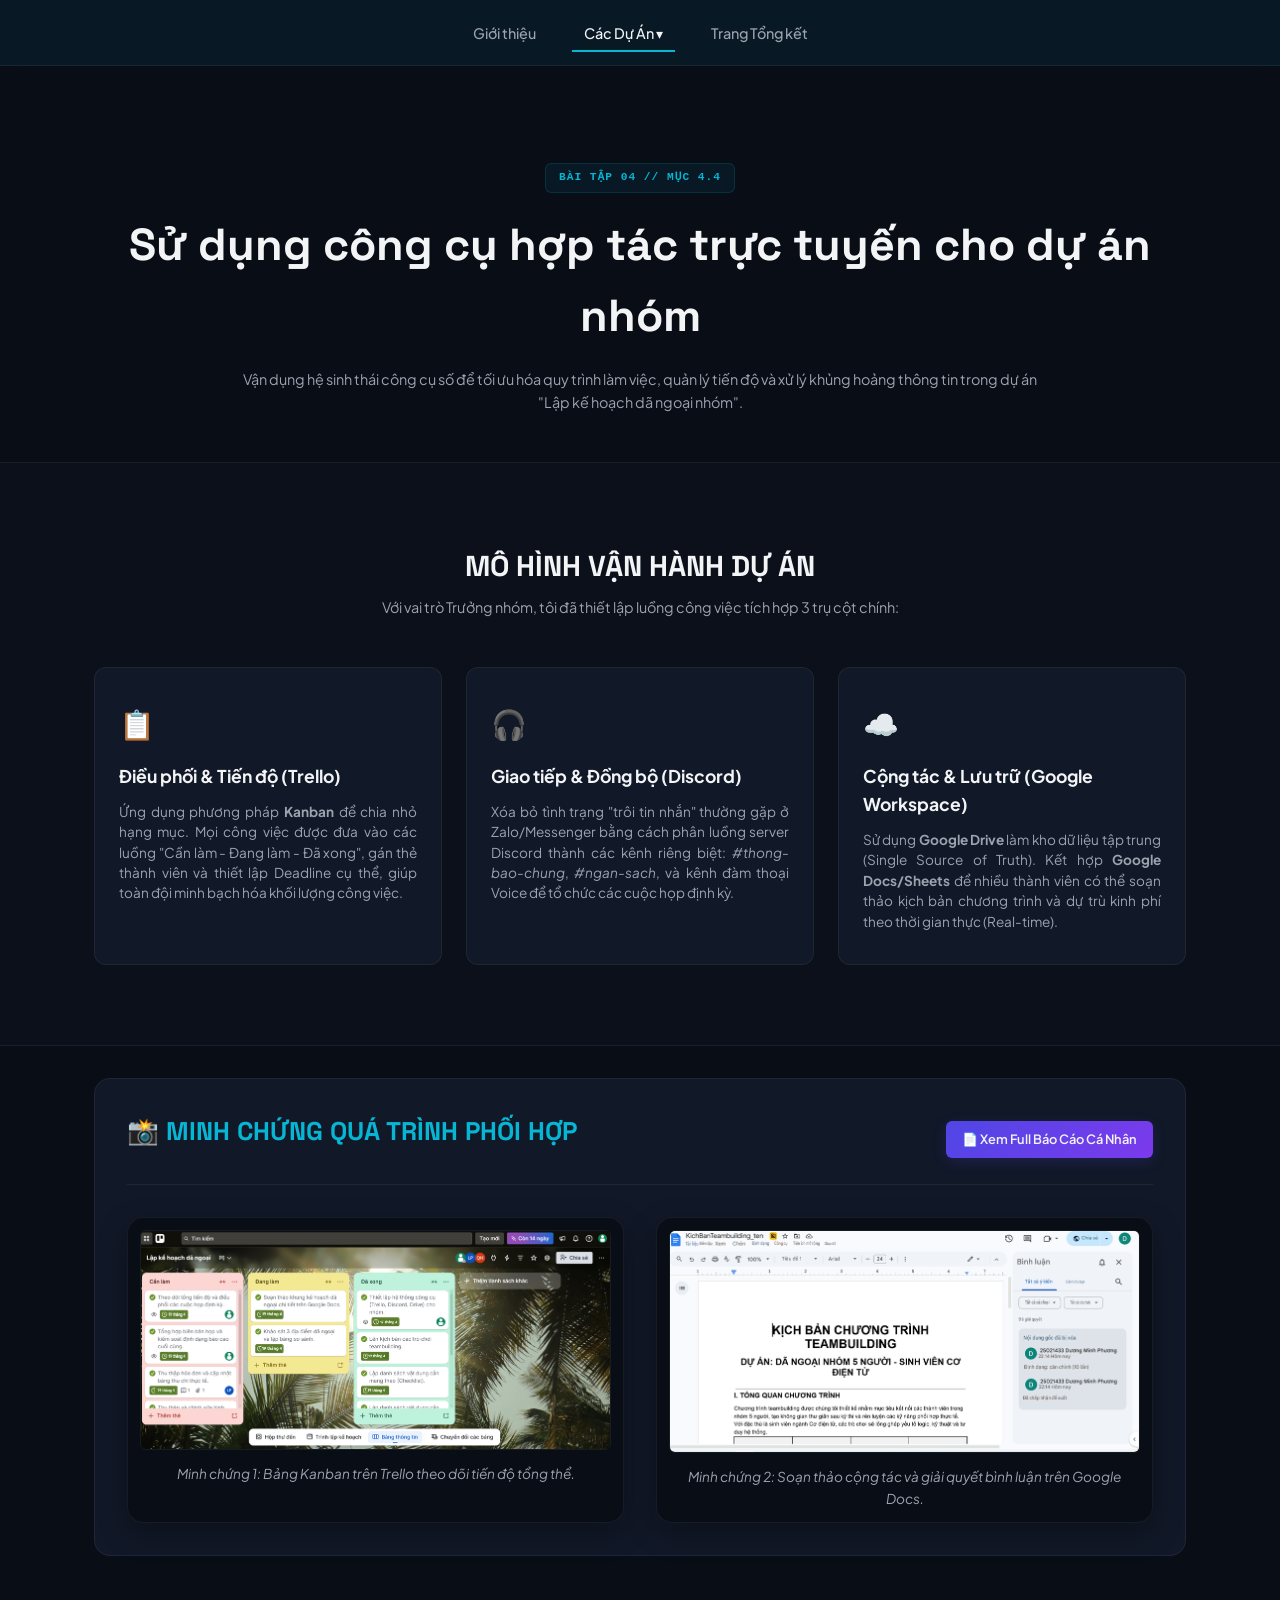
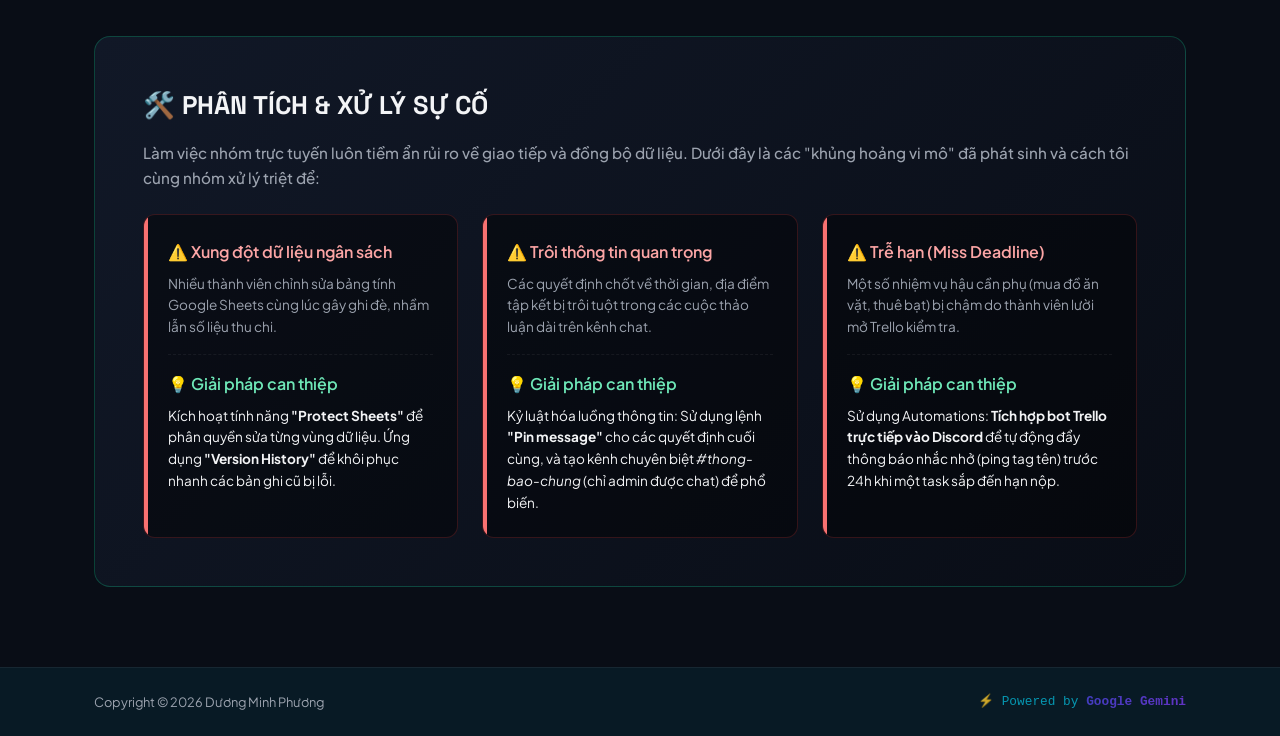
<file: projects/bai4.html>
<!DOCTYPE html>
<html lang="vi">
<head>
    <meta charset="UTF-8">
    <meta name="viewport" content="width=device-width, initial-scale=1.0">
    <title>Bài 4: Sử dụng công cụ hợp tác trực tuyến cho dự án nhóm | Personal Portfolio</title>
    <link rel="stylesheet" href="../assets/css/style.css">
    <link rel="preconnect" href="https://fonts.googleapis.com">
    <link rel="preconnect" href="https://fonts.gstatic.com" crossorigin>
    <link href="https://fonts.googleapis.com/css2?family=Plus+Jakarta+Sans:wght@400;500;600;700;800&family=Space+Grotesk:wght@500;700&display=swap" rel="stylesheet">
    <style>
        /* CSS cho phần Giải quyết sự cố */
        .challenge-grid {
            display: grid;
            grid-template-columns: repeat(auto-fit, minmax(300px, 1fr));
            gap: 1.5rem;
            margin-top: 1.5rem;
        }
        .challenge-card {
            background: rgba(0, 0, 0, 0.4);
            border: 1px solid rgba(239, 68, 68, 0.2);
            border-radius: 12px;
            padding: 1.5rem;
            position: relative;
            overflow: hidden;
        }
        .challenge-card::before {
            content: '';
            position: absolute;
            top: 0; left: 0; width: 4px; height: 100%;
            background: #f87171;
        }
        .solution-part {
            margin-top: 1rem;
            padding-top: 1rem;
            border-top: 1px dashed var(--border);
        }
        .solution-part::before {
            content: '';
            position: absolute;
            top: 0; left: 0; width: 4px; height: 100%;
            background: #10b981; /* Đổi màu viền xanh cho phần giải pháp */
            z-index: 1;
            opacity: 0;
            transition: opacity 0.3s ease;
        }
        .challenge-card:hover::before { background: #10b981; }
        
        .c-title { color: #fca5a5; font-weight: 600; margin-bottom: 0.5rem; display: flex; align-items: center; gap: 8px;}
        .s-title { color: #6ee7b7; font-weight: 600; margin-bottom: 0.5rem; display: flex; align-items: center; gap: 8px;}
    </style>
</head>
<body>
    <header class="navbar">
        <div class="nav-container">
            <nav>
                <ul class="nav-links">
                    <li><a href="../index.html">Giới thiệu</a></li>
                    
                    <li class="dropdown">
                        <a href="#" class="dropdown-toggle" style="color: var(--text-white); border-bottom-color: var(--accent);">Các Dự Án ▾</a>
                        <ul class="dropdown-menu">
                            <li><a href="bai1.html">Bài 1: Thao tác cơ bản với tệp tin và thư mục</a></li>
                            <li><a href="bai2.html">Bài 2: Tìm kiếm và đánh giá thông tin học thuật</a></li>
                            <li><a href="bai3.html">Bài 3: Viết Prompt hiệu quả cho các tác vụ học tập</a></li>
                            <li><a href="bai4.html" style="color: var(--accent);">Bài 4: Sử dụng công cụ hợp tác trực tuyến cho dự án nhóm</a></li>
                            <li><a href="bai5.html">Bài 5: Sử dụng AI tạo sinh để hỗ trợ sáng tạo nội dung</a></li>
                            <li><a href="bai6.html">Bài 6: Sử dụng AI có trách nhiệm trong học tập và nghiên cứu</a></li>
                        </ul>
                    </li>
                    
                    <li><a href="../reflection.html">Trang Tổng kết</a></li>
                </ul>
            </nav>
        </div>
    </header>

    <main class="main-wrapper">
        <section class="hero-section fade-in" style="padding-bottom: 3rem;">
            <div class="container text-center" style="text-align: center;">
                <span class="badge">BÀI TẬP 04 // MỤC 4.4</span>
                <h1 style="font-family: 'Space Grotesk', sans-serif; font-size: 2.8rem; margin-bottom: 1rem;">
                    Sử dụng công cụ hợp tác trực tuyến cho dự án nhóm
                </h1>
                <p class="subtitle" style="max-width: 800px; margin: 0 auto;">Vận dụng hệ sinh thái công cụ số để tối ưu hóa quy trình làm việc, quản lý tiến độ và xử lý khủng hoảng thông tin trong dự án "Lập kế hoạch dã ngoại nhóm".</p>
            </div>
        </section>

        <section class="features-section">
            <div class="container">
                <div class="section-header fade-in">
                    <h2>MÔ HÌNH VẬN HÀNH DỰ ÁN</h2>
                    <p class="subtitle">Với vai trò Trưởng nhóm, tôi đã thiết lập luồng công việc tích hợp 3 trụ cột chính:</p>
                </div>
                <div class="features-grid">
                    <div class="feature-card fade-in">
                        <div class="feature-icon">📋</div>
                        <h3>Điều phối & Tiến độ (Trello)</h3>
                        <p>Ứng dụng phương pháp <strong>Kanban</strong> để chia nhỏ hạng mục. Mọi công việc được đưa vào các luồng "Cần làm - Đang làm - Đã xong", gán thẻ thành viên và thiết lập Deadline cụ thể, giúp toàn đội minh bạch hóa khối lượng công việc.</p>
                    </div>

                    <div class="feature-card fade-in">
                        <div class="feature-icon">🎧</div>
                        <h3>Giao tiếp & Đồng bộ (Discord)</h3>
                        <p>Xóa bỏ tình trạng "trôi tin nhắn" thường gặp ở Zalo/Messenger bằng cách phân luồng server Discord thành các kênh riêng biệt: <em>#thong-bao-chung</em>, <em>#ngan-sach</em>, và kênh đàm thoại Voice để tổ chức các cuộc họp định kỳ.</p>
                    </div>

                    <div class="feature-card fade-in">
                        <div class="feature-icon">☁️</div>
                        <h3>Cộng tác & Lưu trữ (Google Workspace)</h3>
                        <p>Sử dụng <strong>Google Drive</strong> làm kho dữ liệu tập trung (Single Source of Truth). Kết hợp <strong>Google Docs/Sheets</strong> để nhiều thành viên có thể soạn thảo kịch bản chương trình và dự trù kinh phí theo thời gian thực (Real-time).</p>
                    </div>
                </div>
            </div>
        </section>

        <section class="ecosystem-section fade-in" style="padding-top: 2rem;">
            <div class="container">
                <div class="ecosystem-box" style="background: var(--bg-surface); max-width: 1140px; padding: 2rem;">
                    
                    <div style="display: flex; justify-content: space-between; align-items: center; border-bottom: 1px solid var(--border); padding-bottom: 1rem; margin-bottom: 2rem;">
                        <h2>📸 MINH CHỨNG QUÁ TRÌNH PHỐI HỢP</h2>
                        <a href="../documents/Bài tập 4.3.pdf" target="_blank" class="btn btn-primary" style="font-size: 0.8rem; padding: 0.5rem 1rem;">📄 Xem Full Báo Cáo Cá Nhân</a>
                    </div>

                    <div style="display: grid; grid-template-columns: 1fr 1fr; gap: 2rem;">
                        <div class="product-frame" style="background: var(--bg-dark);">
                            <img src="../assets/images/bai4-trello.png" alt="Bảng Kanban Trello" class="product-img" style="border-radius: 6px; border: 1px solid var(--border);">
                            <div style="text-align: center; margin-top: 0.8rem; color: var(--text-gray); font-size: 0.85rem;">
                                <em>Minh chứng 1: Bảng Kanban trên Trello theo dõi tiến độ tổng thể.</em>
                            </div>
                        </div>

                        <div class="product-frame" style="background: var(--bg-dark);">
                            <img src="../assets/images/bai4-docs.png" alt="Cộng tác trên Google Docs" class="product-img" style="border-radius: 6px; border: 1px solid var(--border);">
                            <div style="text-align: center; margin-top: 0.8rem; color: var(--text-gray); font-size: 0.85rem;">
                                <em>Minh chứng 2: Soạn thảo cộng tác và giải quyết bình luận trên Google Docs.</em>
                            </div>
                        </div>
                    </div>

                </div>
            </div>
        </section>

        <section class="ecosystem-section fade-in" style="padding-top: 0;">
            <div class="container">
                <div class="ecosystem-box" style="background: linear-gradient(135deg, #111827 0%, #090d16 100%); max-width: 1140px; border-color: rgba(16, 185, 129, 0.3);">
                    <h2 style="color: var(--text-white);">🛠️ PHÂN TÍCH & XỬ LÝ SỰ CỐ</h2>
                    <p class="accent-text" style="color: var(--text-gray); font-size: 0.95rem;">Làm việc nhóm trực tuyến luôn tiềm ẩn rủi ro về giao tiếp và đồng bộ dữ liệu. Dưới đây là các "khủng hoảng vi mô" đã phát sinh và cách tôi cùng nhóm xử lý triệt để:</p>
                    
                    <div class="challenge-grid">
                        
                        <div class="challenge-card">
                            <div class="c-title">⚠️ Xung đột dữ liệu ngân sách</div>
                            <p style="font-size: 0.85rem; color: var(--text-gray);">Nhiều thành viên chỉnh sửa bảng tính Google Sheets cùng lúc gây ghi đè, nhầm lẫn số liệu thu chi.</p>
                            
                            <div class="solution-part">
                                <div class="s-title">💡 Giải pháp can thiệp</div>
                                <p style="font-size: 0.85rem; color: var(--text-white);">Kích hoạt tính năng <strong>"Protect Sheets"</strong> để phân quyền sửa từng vùng dữ liệu. Ứng dụng <strong>"Version History"</strong> để khôi phục nhanh các bản ghi cũ bị lỗi.</p>
                            </div>
                        </div>

                        <div class="challenge-card">
                            <div class="c-title">⚠️ Trôi thông tin quan trọng</div>
                            <p style="font-size: 0.85rem; color: var(--text-gray);">Các quyết định chốt về thời gian, địa điểm tập kết bị trôi tuột trong các cuộc thảo luận dài trên kênh chat.</p>
                            
                            <div class="solution-part">
                                <div class="s-title">💡 Giải pháp can thiệp</div>
                                <p style="font-size: 0.85rem; color: var(--text-white);">Kỷ luật hóa luồng thông tin: Sử dụng lệnh <strong>"Pin message"</strong> cho các quyết định cuối cùng, và tạo kênh chuyên biệt <em>#thong-bao-chung</em> (chỉ admin được chat) để phổ biến.</p>
                            </div>
                        </div>

                        <div class="challenge-card">
                            <div class="c-title">⚠️ Trễ hạn (Miss Deadline)</div>
                            <p style="font-size: 0.85rem; color: var(--text-gray);">Một số nhiệm vụ hậu cần phụ (mua đồ ăn vặt, thuê bạt) bị chậm do thành viên lười mở Trello kiểm tra.</p>
                            
                            <div class="solution-part">
                                <div class="s-title">💡 Giải pháp can thiệp</div>
                                <p style="font-size: 0.85rem; color: var(--text-white);">Sử dụng Automations: <strong>Tích hợp bot Trello trực tiếp vào Discord</strong> để tự động đẩy thông báo nhắc nhở (ping tag tên) trước 24h khi một task sắp đến hạn nộp.</p>
                            </div>
                        </div>

                    </div>
                </div>
            </div>
        </section>
    </main>

    <footer class="product-footer">
        <div class="container footer-content" style="display: flex; justify-content: space-between; align-items: center; gap: 1rem; flex-wrap: wrap;">
            <p style="margin: 0;">Copyright © 2026 Dương Minh Phương</p>
            <p class="serial" style="margin: 0; font-size: 0.8rem; opacity: 0.8;">
                ⚡ Powered by <span class="gradient-text" style="font-weight: 600;">Google Gemini</span>
            </p>
        </div>
    </footer>

    <script src="../assets/js/script.js"></script>
</body>
</html>
</file>
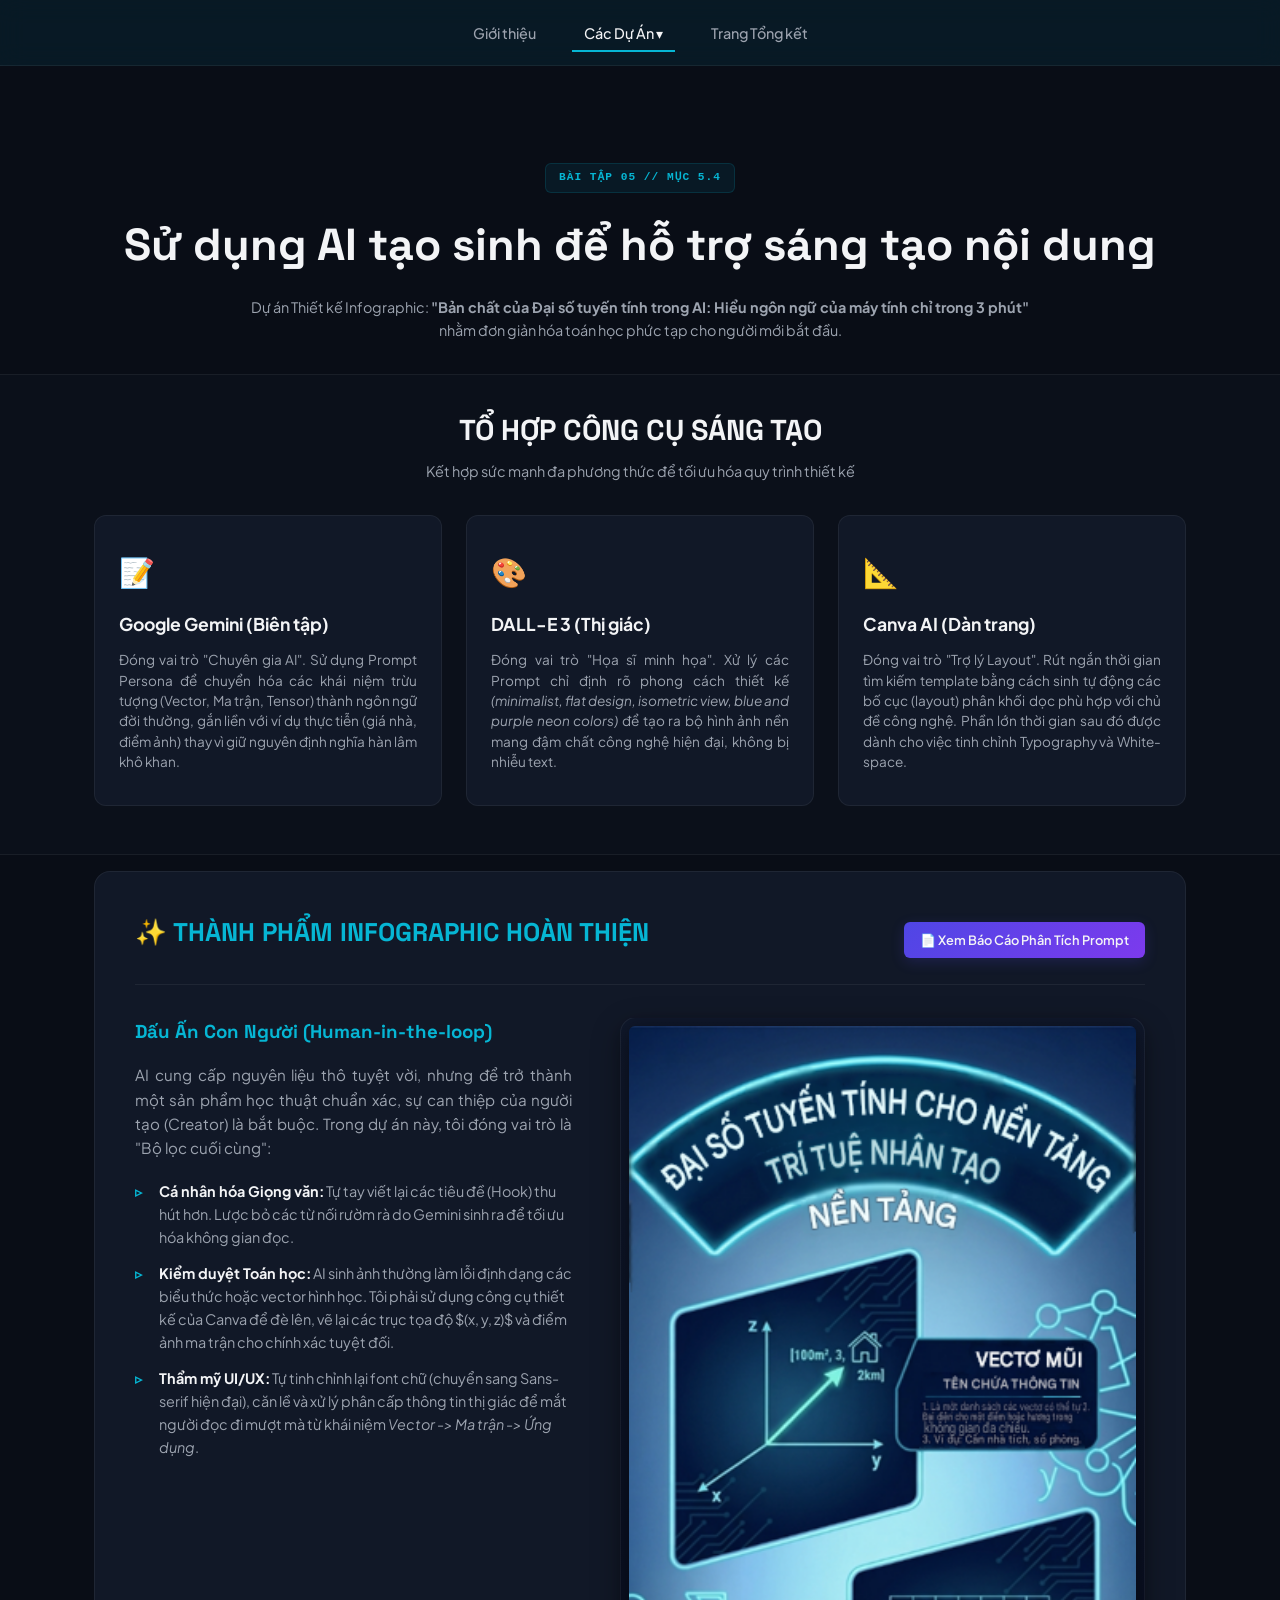
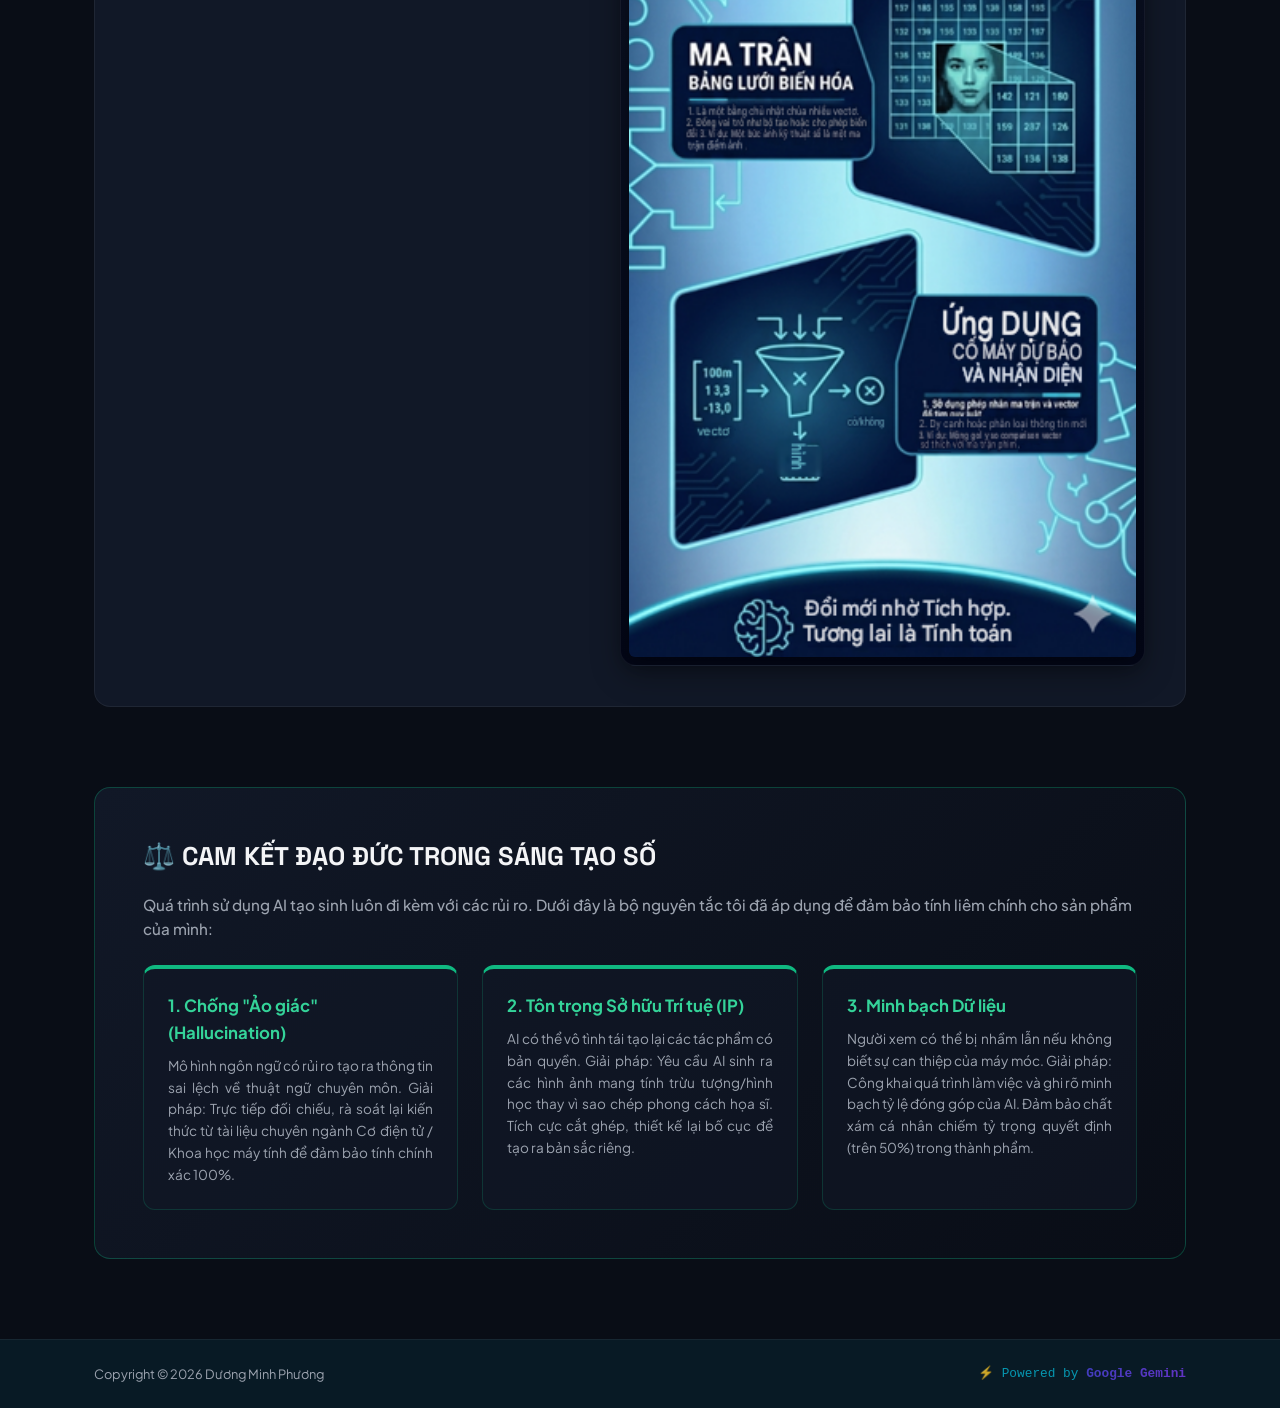
<file: projects/bai5.html>
<!DOCTYPE html>
<html lang="vi">
<head>
    <meta charset="UTF-8">
    <meta name="viewport" content="width=device-width, initial-scale=1.0">
    <title>Bài 5: Sử dụng AI tạo sinh để hỗ trợ sáng tạo nội dung | Personal Portfolio</title>
    <link rel="stylesheet" href="../assets/css/style.css">
    <link rel="preconnect" href="https://fonts.googleapis.com">
    <link rel="preconnect" href="https://fonts.gstatic.com" crossorigin>
    <link href="https://fonts.googleapis.com/css2?family=Plus+Jakarta+Sans:wght@400;500;600;700;800&family=Space+Grotesk:wght@500;700&display=swap" rel="stylesheet">
    <style>
        /* Tùy chỉnh riêng cho layout hiển thị Infographic */
        .showcase-grid {
            display: grid;
            grid-template-columns: 1fr 1.2fr;
            gap: 3rem;
            align-items: start;
        }
        .ethics-grid {
            display: grid;
            grid-template-columns: repeat(3, 1fr);
            gap: 1.5rem;
            margin-top: 1.5rem;
        }
        .ethics-card {
            background: rgba(17, 24, 39, 0.6);
            border: 1px solid rgba(16, 185, 129, 0.2);
            padding: 1.5rem;
            border-radius: 12px;
            border-top: 4px solid #10b981;
        }
        .ethics-title {
            color: #34d399;
            font-weight: 700;
            margin-bottom: 0.5rem;
            font-size: 1.05rem;
        }
        .ethics-desc {
            font-size: 0.85rem;
            color: var(--text-gray);
            text-align: justify;
        }
        @media (max-width: 900px) {
            .showcase-grid { grid-template-columns: 1fr; }
            .ethics-grid { grid-template-columns: 1fr; }
        }
    </style>
</head>
<body>
    <header class="navbar">
        <div class="nav-container">
            <nav>
                <ul class="nav-links">
                    <li><a href="../index.html">Giới thiệu</a></li>
                    
                    <li class="dropdown">
                        <a href="#" class="dropdown-toggle" style="color: var(--text-white); border-bottom-color: var(--accent);">Các Dự Án ▾</a>
                        <ul class="dropdown-menu">
                            <li><a href="bai1.html">Bài 1: Thao tác cơ bản với tệp tin và thư mục</a></li>
                            <li><a href="bai2.html">Bài 2: Tìm kiếm và đánh giá thông tin học thuật</a></li>
                            <li><a href="bai3.html">Bài 3: Viết Prompt hiệu quả cho các tác vụ học tập</a></li>
                            <li><a href="bai4.html">Bài 4: Sử dụng công cụ hợp tác trực tuyến cho dự án nhóm</a></li>
                            <li><a href="bai5.html" style="color: var(--accent);">Bài 5: Sử dụng AI tạo sinh để hỗ trợ sáng tạo nội dung</a></li>
                            <li><a href="bai6.html">Bài 6: Sử dụng AI có trách nhiệm trong học tập và nghiên cứu</a></li>
                        </ul>
                    </li>
                    
                    <li><a href="../reflection.html">Trang Tổng kết</a></li>
                </ul>
            </nav>
        </div>
    </header>

    <main class="main-wrapper">
        <section class="hero-section fade-in" style="padding-bottom: 2rem;">
            <div class="container text-center" style="text-align: center;">
                <span class="badge">BÀI TẬP 05 // MỤC 5.4</span>
                <h1 style="font-family: 'Space Grotesk', sans-serif; font-size: 2.8rem; margin-bottom: 1rem;">
                    Sử dụng AI tạo sinh để hỗ trợ sáng tạo nội dung
                </h1>
                <p class="subtitle" style="max-width: 800px; margin: 0 auto;">Dự án Thiết kế Infographic: <strong>"Bản chất của Đại số tuyến tính trong AI: Hiểu ngôn ngữ của máy tính chỉ trong 3 phút"</strong> nhằm đơn giản hóa toán học phức tạp cho người mới bắt đầu.</p>
            </div>
        </section>

        <section class="features-section" style="padding-top: 2rem; padding-bottom: 3rem;">
            <div class="container">
                <div class="section-header fade-in" style="margin-bottom: 2rem;">
                    <h2>TỔ HỢP CÔNG CỤ SÁNG TẠO</h2>
                    <p class="subtitle">Kết hợp sức mạnh đa phương thức để tối ưu hóa quy trình thiết kế</p>
                </div>
                <div class="features-grid">
                    <div class="feature-card fade-in">
                        <div class="feature-icon">📝</div>
                        <h3>Google Gemini (Biên tập)</h3>
                        <p>Đóng vai trò "Chuyên gia AI". Sử dụng Prompt Persona để chuyển hóa các khái niệm trừu tượng (Vector, Ma trận, Tensor) thành ngôn ngữ đời thường, gắn liền với ví dụ thực tiễn (giá nhà, điểm ảnh) thay vì giữ nguyên định nghĩa hàn lâm khô khan.</p>
                    </div>

                    <div class="feature-card fade-in">
                        <div class="feature-icon">🎨</div>
                        <h3>DALL-E 3 (Thị giác)</h3>
                        <p>Đóng vai trò "Họa sĩ minh họa". Xử lý các Prompt chỉ định rõ phong cách thiết kế <em>(minimalist, flat design, isometric view, blue and purple neon colors)</em> để tạo ra bộ hình ảnh nền mang đậm chất công nghệ hiện đại, không bị nhiễu text.</p>
                    </div>

                    <div class="feature-card fade-in">
                        <div class="feature-icon">📐</div>
                        <h3>Canva AI (Dàn trang)</h3>
                        <p>Đóng vai trò "Trợ lý Layout". Rút ngắn thời gian tìm kiếm template bằng cách sinh tự động các bố cục (layout) phân khối dọc phù hợp với chủ đề công nghệ. Phần lớn thời gian sau đó được dành cho việc tinh chỉnh Typography và White-space.</p>
                    </div>
                </div>
            </div>
        </section>

        <section class="ecosystem-section fade-in" style="padding-top: 1rem;">
            <div class="container">
                <div class="ecosystem-box" style="background: var(--bg-surface); max-width: 1140px; padding: 2.5rem;">
                    
                    <div style="display: flex; justify-content: space-between; align-items: center; border-bottom: 1px solid var(--border); padding-bottom: 1rem; margin-bottom: 2rem;">
                        <h2>✨ THÀNH PHẨM INFOGRAPHIC HOÀN THIỆN</h2>
                        <a href="../documents/Bài tập 5.2.pdf" target="_blank" class="btn btn-primary" style="font-size: 0.8rem; padding: 0.5rem 1rem;">📄 Xem Báo Cáo Phân Tích Prompt</a>
                    </div>

                    <div class="showcase-grid">
                        <div>
                            <h3 style="color: var(--accent); font-family: 'Space Grotesk', sans-serif; margin-bottom: 1rem;">Dấu Ấn Con Người (Human-in-the-loop)</h3>
                            <p class="accent-text" style="color: var(--text-gray); font-weight: 400; text-align: justify; font-size: 0.95rem;">
                                AI cung cấp nguyên liệu thô tuyệt vời, nhưng để trở thành một sản phẩm học thuật chuẩn xác, sự can thiệp của người tạo (Creator) là bắt buộc. Trong dự án này, tôi đóng vai trò là "Bộ lọc cuối cùng":
                            </p>
                            <ul class="eco-list" style="margin-top: 1rem;">
                                <li><strong>Cá nhân hóa Giọng văn:</strong> Tự tay viết lại các tiêu đề (Hook) thu hút hơn. Lược bỏ các từ nối rườm rà do Gemini sinh ra để tối ưu hóa không gian đọc.</li>
                                <li><strong>Kiểm duyệt Toán học:</strong> AI sinh ảnh thường làm lỗi định dạng các biểu thức hoặc vector hình học. Tôi phải sử dụng công cụ thiết kế của Canva để đè lên, vẽ lại các trục tọa độ $(x, y, z)$ và điểm ảnh ma trận cho chính xác tuyệt đối.</li>
                                <li><strong>Thẩm mỹ UI/UX:</strong> Tự tinh chỉnh lại font chữ (chuyển sang Sans-serif hiện đại), căn lề và xử lý phân cấp thông tin thị giác để mắt người đọc đi mượt mà từ khái niệm <em>Vector -> Ma trận -> Ứng dụng</em>.</li>
                            </ul>
                            
                        </div>

                        <div class="product-frame" style="padding: 0.5rem; background: linear-gradient(to bottom, #0f172a, #020617); display: flex; justify-content: center;">
                            <img src="../assets/images/bai5-infographic.png" alt="Infographic Đại số tuyến tính trong AI" class="product-img" style="border-radius: 6px; box-shadow: 0 4px 20px rgba(0,0,0,0.5);">
                        </div>
                    </div>

                </div>
            </div>
        </section>

        <section class="ecosystem-section fade-in" style="padding-top: 0;">
            <div class="container">
                <div class="ecosystem-box" style="background: linear-gradient(135deg, #111827 0%, #090d16 100%); max-width: 1140px; border-color: rgba(16, 185, 129, 0.3);">
                    <h2 style="color: var(--text-white);">⚖️ CAM KẾT ĐẠO ĐỨC TRONG SÁNG TẠO SỐ</h2>
                    <p class="accent-text" style="color: var(--text-gray); font-size: 0.95rem;">Quá trình sử dụng AI tạo sinh luôn đi kèm với các rủi ro. Dưới đây là bộ nguyên tắc tôi đã áp dụng để đảm bảo tính liêm chính cho sản phẩm của mình:</p>
                    
                    <div class="ethics-grid">
                        <div class="ethics-card">
                            <div class="ethics-title">1. Chống "Ảo giác" (Hallucination)</div>
                            <div class="ethics-desc">Mô hình ngôn ngữ có rủi ro tạo ra thông tin sai lệch về thuật ngữ chuyên môn. Giải pháp: Trực tiếp đối chiếu, rà soát lại kiến thức từ tài liệu chuyên ngành Cơ điện tử / Khoa học máy tính để đảm bảo tính chính xác 100%.</div>
                        </div>
                        <div class="ethics-card">
                            <div class="ethics-title">2. Tôn trọng Sở hữu Trí tuệ (IP)</div>
                            <div class="ethics-desc">AI có thể vô tình tái tạo lại các tác phẩm có bản quyền. Giải pháp: Yêu cầu AI sinh ra các hình ảnh mang tính trừu tượng/hình học thay vì sao chép phong cách họa sĩ. Tích cực cắt ghép, thiết kế lại bố cục để tạo ra bản sắc riêng.</div>
                        </div>
                        <div class="ethics-card">
                            <div class="ethics-title">3. Minh bạch Dữ liệu</div>
                            <div class="ethics-desc">Người xem có thể bị nhầm lẫn nếu không biết sự can thiệp của máy móc. Giải pháp: Công khai quá trình làm việc và ghi rõ minh bạch tỷ lệ đóng góp của AI. Đảm bảo chất xám cá nhân chiếm tỷ trọng quyết định (trên 50%) trong thành phẩm.</div>
                        </div>
                    </div>
                </div>
            </div>
        </section>
    </main>

    <footer class="product-footer">
        <div class="container footer-content" style="display: flex; justify-content: space-between; align-items: center; gap: 1rem; flex-wrap: wrap;">
            <p style="margin: 0;">Copyright © 2026 Dương Minh Phương</p>
            <p class="serial" style="margin: 0; font-size: 0.8rem; opacity: 0.8;">
                ⚡ Powered by <span class="gradient-text" style="font-weight: 600;">Google Gemini</span>
            </p>
        </div>
    </footer>

    <script src="../assets/js/script.js"></script>
</body>
</html>
</file>
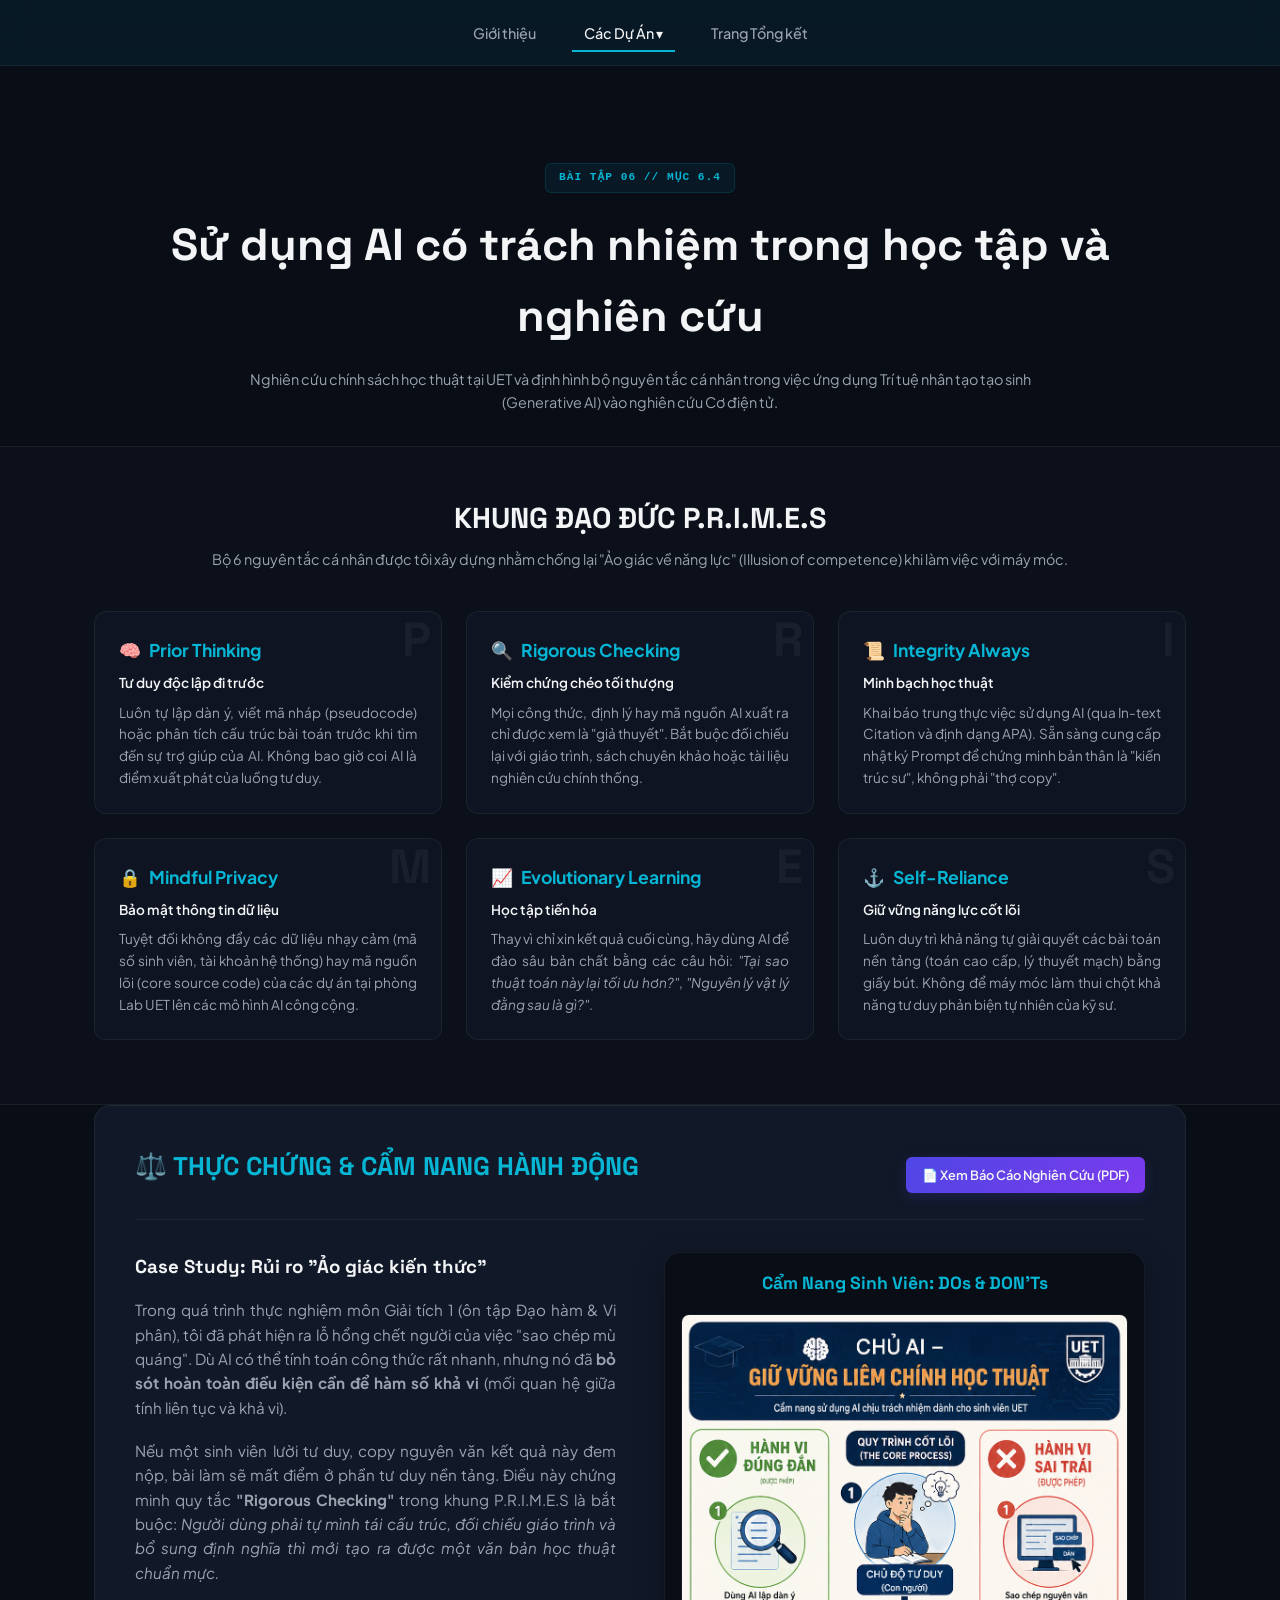
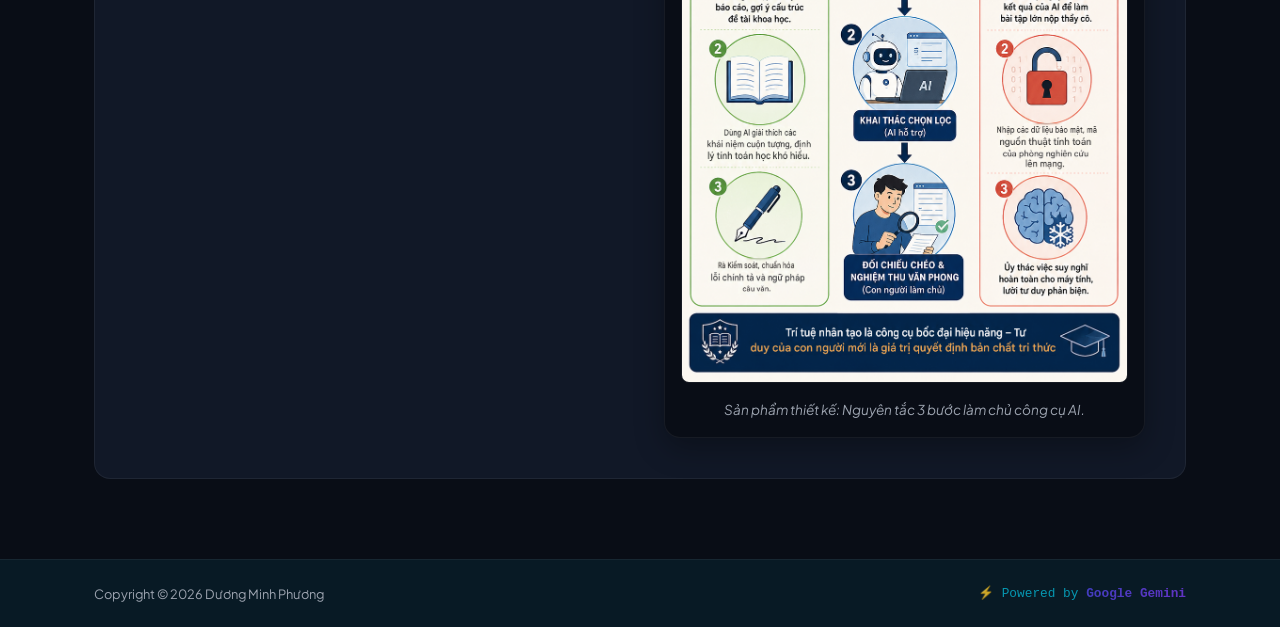
<file: projects/bai6.html>
<!DOCTYPE html>
<html lang="vi">
<head>
    <meta charset="UTF-8">
    <meta name="viewport" content="width=device-width, initial-scale=1.0">
    <title>Bài 6: Sử dụng AI có trách nhiệm trong học tập và nghiên cứu | Personal Portfolio</title>
    <link rel="stylesheet" href="../assets/css/style.css">
    <link rel="preconnect" href="https://fonts.googleapis.com">
    <link rel="preconnect" href="https://fonts.gstatic.com" crossorigin>
    <link href="https://fonts.googleapis.com/css2?family=Plus+Jakarta+Sans:wght@400;500;600;700;800&family=Space+Grotesk:wght@500;700&display=swap" rel="stylesheet">
    <style>
        /* Tùy chỉnh riêng cho lưới nguyên tắc P.R.I.M.E.S */
        .primes-grid {
            display: grid;
            grid-template-columns: repeat(auto-fit, minmax(300px, 1fr));
            gap: 1.5rem;
        }
        .prime-card {
            background: rgba(17, 24, 39, 0.6);
            border: 1px solid var(--border);
            border-radius: 12px;
            padding: 1.5rem;
            transition: all 0.3s ease;
            position: relative;
            overflow: hidden;
        }
        .prime-card:hover {
            border-color: var(--accent);
            transform: translateY(-3px);
            box-shadow: 0 10px 20px rgba(6, 182, 212, 0.1);
        }
        .prime-letter {
            font-family: 'Space Grotesk', sans-serif;
            font-size: 3rem;
            font-weight: 800;
            color: rgba(255, 255, 255, 0.05);
            position: absolute;
            top: -10px;
            right: 10px;
            z-index: 0;
        }
        .prime-content {
            position: relative;
            z-index: 1;
        }
        .prime-title {
            color: var(--accent);
            font-weight: 700;
            font-size: 1.1rem;
            margin-bottom: 0.5rem;
            display: flex;
            align-items: center;
            gap: 8px;
        }
    </style>
</head>
<body>
    <header class="navbar">
        <div class="nav-container">
            <nav>
                <ul class="nav-links">
                    <li><a href="../index.html">Giới thiệu</a></li>
                    
                    <li class="dropdown">
                        <a href="#" class="dropdown-toggle" style="color: var(--text-white); border-bottom-color: var(--accent);">Các Dự Án ▾</a>
                        <ul class="dropdown-menu">
                            <li><a href="bai1.html">Bài 1: Thao tác cơ bản với tệp tin và thư mục</a></li>
                            <li><a href="bai2.html">Bài 2: Tìm kiếm và đánh giá thông tin học thuật</a></li>
                            <li><a href="bai3.html">Bài 3: Viết Prompt hiệu quả cho các tác vụ học tập</a></li>
                            <li><a href="bai4.html">Bài 4: Sử dụng công cụ hợp tác trực tuyến cho dự án nhóm</a></li>
                            <li><a href="bai5.html">Bài 5: Sử dụng AI tạo sinh để hỗ trợ sáng tạo nội dung</a></li>
                            <li><a href="bai6.html" style="color: var(--accent);">Bài 6: Sử dụng AI có trách nhiệm trong học tập và nghiên cứu</a></li>
                        </ul>
                    </li>
                    
                    <li><a href="../reflection.html">Trang Tổng kết</a></li>
                </ul>
            </nav>
        </div>
    </header>

    <main class="main-wrapper">
        <section class="hero-section fade-in" style="padding-bottom: 2rem;">
            <div class="container text-center" style="text-align: center;">
                <span class="badge">BÀI TẬP 06 // MỤC 6.4</span>
                <h1 style="font-family: 'Space Grotesk', sans-serif; font-size: 2.8rem; margin-bottom: 1rem;">
                    Sử dụng AI có trách nhiệm trong học tập và nghiên cứu
                </h1>
                <p class="subtitle" style="max-width: 800px; margin: 0 auto;">Nghiên cứu chính sách học thuật tại UET và định hình bộ nguyên tắc cá nhân trong việc ứng dụng Trí tuệ nhân tạo tạo sinh (Generative AI) vào nghiên cứu Cơ điện tử.</p>
            </div>
        </section>

        <section class="features-section" style="padding-top: 3rem; padding-bottom: 4rem;">
            <div class="container">
                <div class="section-header fade-in" style="margin-bottom: 2.5rem;">
                    <h2>KHUNG ĐẠO ĐỨC P.R.I.M.E.S</h2>
                    <p class="subtitle">Bộ 6 nguyên tắc cá nhân được tôi xây dựng nhằm chống lại "Ảo giác về năng lực" (Illusion of competence) khi làm việc với máy móc.</p>
                </div>
                
                <div class="primes-grid fade-in">
                    <div class="prime-card">
                        <div class="prime-letter">P</div>
                        <div class="prime-content">
                            <div class="prime-title"><span>🧠</span> Prior Thinking</div>
                            <p style="font-size: 0.85rem; color: var(--text-white); font-weight: 600; margin-bottom: 0.5rem;">Tư duy độc lập đi trước</p>
                            <p style="font-size: 0.85rem; color: var(--text-gray); text-align: justify;">Luôn tự lập dàn ý, viết mã nháp (pseudocode) hoặc phân tích cấu trúc bài toán trước khi tìm đến sự trợ giúp của AI. Không bao giờ coi AI là điểm xuất phát của luồng tư duy.</p>
                        </div>
                    </div>

                    <div class="prime-card">
                        <div class="prime-letter">R</div>
                        <div class="prime-content">
                            <div class="prime-title"><span>🔍</span> Rigorous Checking</div>
                            <p style="font-size: 0.85rem; color: var(--text-white); font-weight: 600; margin-bottom: 0.5rem;">Kiểm chứng chéo tối thượng</p>
                            <p style="font-size: 0.85rem; color: var(--text-gray); text-align: justify;">Mọi công thức, định lý hay mã nguồn AI xuất ra chỉ được xem là "giả thuyết". Bắt buộc đối chiếu lại với giáo trình, sách chuyên khảo hoặc tài liệu nghiên cứu chính thống.</p>
                        </div>
                    </div>

                    <div class="prime-card">
                        <div class="prime-letter">I</div>
                        <div class="prime-content">
                            <div class="prime-title"><span>📜</span> Integrity Always</div>
                            <p style="font-size: 0.85rem; color: var(--text-white); font-weight: 600; margin-bottom: 0.5rem;">Minh bạch học thuật</p>
                            <p style="font-size: 0.85rem; color: var(--text-gray); text-align: justify;">Khai báo trung thực việc sử dụng AI (qua In-text Citation và định dạng APA). Sẵn sàng cung cấp nhật ký Prompt để chứng minh bản thân là "kiến trúc sư", không phải "thợ copy".</p>
                        </div>
                    </div>

                    <div class="prime-card">
                        <div class="prime-letter">M</div>
                        <div class="prime-content">
                            <div class="prime-title"><span>🔒</span> Mindful Privacy</div>
                            <p style="font-size: 0.85rem; color: var(--text-white); font-weight: 600; margin-bottom: 0.5rem;">Bảo mật thông tin dữ liệu</p>
                            <p style="font-size: 0.85rem; color: var(--text-gray); text-align: justify;">Tuyệt đối không đẩy các dữ liệu nhạy cảm (mã số sinh viên, tài khoản hệ thống) hay mã nguồn lõi (core source code) của các dự án tại phòng Lab UET lên các mô hình AI công cộng.</p>
                        </div>
                    </div>

                    <div class="prime-card">
                        <div class="prime-letter">E</div>
                        <div class="prime-content">
                            <div class="prime-title"><span>📈</span> Evolutionary Learning</div>
                            <p style="font-size: 0.85rem; color: var(--text-white); font-weight: 600; margin-bottom: 0.5rem;">Học tập tiến hóa</p>
                            <p style="font-size: 0.85rem; color: var(--text-gray); text-align: justify;">Thay vì chỉ xin kết quả cuối cùng, hãy dùng AI để đào sâu bản chất bằng các câu hỏi: <em>"Tại sao thuật toán này lại tối ưu hơn?"</em>, <em>"Nguyên lý vật lý đằng sau là gì?"</em>.</p>
                        </div>
                    </div>

                    <div class="prime-card">
                        <div class="prime-letter">S</div>
                        <div class="prime-content">
                            <div class="prime-title"><span>⚓</span> Self-Reliance</div>
                            <p style="font-size: 0.85rem; color: var(--text-white); font-weight: 600; margin-bottom: 0.5rem;">Giữ vững năng lực cốt lõi</p>
                            <p style="font-size: 0.85rem; color: var(--text-gray); text-align: justify;">Luôn duy trì khả năng tự giải quyết các bài toán nền tảng (toán cao cấp, lý thuyết mạch) bằng giấy bút. Không để máy móc làm thui chột khả năng tư duy phản biện tự nhiên của kỹ sư.</p>
                        </div>
                    </div>
                </div>
            </div>
        </section>

        <section class="ecosystem-section fade-in" style="padding-top: 0;">
            <div class="container">
                <div class="ecosystem-box" style="background: var(--bg-surface); max-width: 1140px; padding: 2.5rem;">
                    
                    <div style="display: flex; justify-content: space-between; align-items: center; border-bottom: 1px solid var(--border); padding-bottom: 1rem; margin-bottom: 2rem;">
                        <h2>⚖️ THỰC CHỨNG & CẨM NANG HÀNH ĐỘNG</h2>
                        <a href="../documents/Bài tập 6.4.pdf" target="_blank" class="btn btn-primary" style="font-size: 0.8rem; padding: 0.5rem 1rem;">📄 Xem Báo Cáo Nghiên Cứu (PDF)</a>
                    </div>

                    <div style="display: grid; grid-template-columns: 1fr 1fr; gap: 3rem;">
                        
                        <div>
                            <h3 style="color: var(--text-white); font-family: 'Space Grotesk', sans-serif; margin-bottom: 1rem;">Case Study: Rủi ro "Ảo giác kiến thức"</h3>
                            <p class="accent-text" style="color: var(--text-gray); font-weight: 400; text-align: justify; font-size: 0.95rem;">
                                Trong quá trình thực nghiệm môn Giải tích 1 (ôn tập Đạo hàm & Vi phân), tôi đã phát hiện ra lỗ hổng chết người của việc "sao chép mù quáng". Dù AI có thể tính toán công thức rất nhanh, nhưng nó đã <strong>bỏ sót hoàn toàn điều kiện cần để hàm số khả vi</strong> (mối quan hệ giữa tính liên tục và khả vi).
                            </p>
                            <p class="accent-text" style="color: var(--text-gray); font-weight: 400; text-align: justify; font-size: 0.95rem;">
                                Nếu một sinh viên lười tư duy, copy nguyên văn kết quả này đem nộp, bài làm sẽ mất điểm ở phần tư duy nền tảng. Điều này chứng minh quy tắc <strong>"Rigorous Checking"</strong> trong khung P.R.I.M.E.S là bắt buộc: <em>Người dùng phải tự mình tái cấu trúc, đối chiếu giáo trình và bổ sung định nghĩa thì mới tạo ra được một văn bản học thuật chuẩn mực.</em>
                            </p>
                        </div>

                        <div class="product-frame" style="padding: 1rem; background: var(--bg-dark); display: flex; flex-direction: column; align-items: center;">
                            <h3 style="color: var(--accent); font-family: 'Space Grotesk', sans-serif; margin-bottom: 1rem; font-size: 1.1rem; text-align: center;">Cẩm Nang Sinh Viên: DOs & DON'Ts</h3>
                            <img src="../assets/images/bai6-infographic.png" alt="Infographic Liêm chính học thuật UET" class="product-img" style="border-radius: 8px; border: 1px solid var(--border);">
                            <div style="text-align: center; margin-top: 1rem; color: var(--text-gray); font-size: 0.85rem;">
                                <em>Sản phẩm thiết kế: Nguyên tắc 3 bước làm chủ công cụ AI.</em>
                            </div>
                        </div>

                    </div>
                </div>
            </div>
        </section>
    </main>

    <footer class="product-footer">
        <div class="container footer-content" style="display: flex; justify-content: space-between; align-items: center; gap: 1rem; flex-wrap: wrap;">
            <p style="margin: 0;">Copyright © 2026 Dương Minh Phương</p>
            <p class="serial" style="margin: 0; font-size: 0.8rem; opacity: 0.8;">
                ⚡ Powered by <span class="gradient-text" style="font-weight: 600;">Google Gemini</span>
            </p>
        </div>
    </footer>

    <script src="../assets/js/script.js"></script>
</body>
</html>
</file>
<file: assets/css/style.css>
:root {
    --bg-dark: #090d16;
    --bg-surface: #111827;
    --primary: #4f46e5;
    --primary-gradient: linear-gradient(135deg, #4f46e5 0%, #7c3aed 100%);
    --accent: #06b6d4;
    --text-white: #f3f4f6;
    --text-gray: #9ca3af;
    --border: rgba(255, 255, 255, 0.06);
}

* {
    margin: 0;
    padding: 0;
    box-sizing: border-box;
}

body {
    font-family: 'Plus Jakarta Sans', sans-serif;
    background-color: var(--bg-dark);
    color: var(--text-white);
    line-height: 1.6;
    overflow-x: hidden;
}

.container {
    max-width: 1140px;
    margin: 0 auto;
    padding: 0 1.5rem;
}

/* NAVBAR CỐ ĐỊNH */
.navbar {
    position: fixed;
    top: 0;
    left: 0;
    width: 100%;
    background-color: rgba(6, 182, 212, 0.08);
    backdrop-filter: blur(12px);
    border-bottom: 1px solid var(--border);
    z-index: 1000;
}

.nav-container {
    display: flex;
    justify-content: center;
    align-items: center;
    height: 65px;
}

.nav-links {
    display: flex;
    list-style: none;
    gap: 1.5rem;
}

.nav-links a {
    color: var(--text-gray);
    text-decoration: none;
    font-weight: 500;
    font-size: 0.9rem;
    padding: 0.5rem 0.75rem;
    border-bottom: 2px solid transparent; 
    transition: color 0.25s ease, border-color 0.25s ease;
}

.nav-links a:hover, .nav-links a.active {
    color: var(--text-white);
    border-bottom-color: var(--accent);
}

/* MAIN WRAPPER */
.main-wrapper {
    padding-top: 65px;
}

/* SECTION 1: HERO */
.hero-section {
    padding: 6rem 0;
}

.hero-grid {
    display: grid;
    grid-template-columns: 1.1fr 0.9fr;
    gap: 3rem;
    align-items: center;
}

.badge {
    display: inline-block;
    background: rgba(6, 182, 212, 0.08);
    color: var(--accent);
    padding: 0.3rem 0.8rem;
    border-radius: 6px;
    font-size: 0.7rem;
    font-family: monospace;
    font-weight: 700;
    letter-spacing: 1px;
    margin-bottom: 1rem;
    border: 1px solid rgba(6, 182, 212, 0.15);
}

.hero-text h1 {
    font-family: 'Space Grotesk', sans-serif;
    font-size: 2.8rem;
    line-height: 1.2;
    font-weight: 700;
    margin-bottom: 1.2rem;
}

.gradient-text {
    background: var(--primary-gradient);
    -webkit-background-clip: text;
    -webkit-text-fill-color: transparent;
}

.intro-box {
    margin-bottom: 2rem;
}

.hero-desc {
    color: var(--text-gray);
    font-size: 0.95rem;
    margin-bottom: 1rem;
    text-align: justify;
}

/* HIỆU ỨNG CHO NÚT BẤM (BUTTON) */
.btn {
    display: inline-block;
    padding: 0.75rem 1.5rem;
    border-radius: 6px;
    font-weight: 600;
    text-decoration: none;
    font-size: 0.9rem;
    transition: all 0.3s cubic-bezier(0.4, 0, 0.2, 1);
}

.btn-primary {
    background: var(--primary-gradient);
    color: var(--text-white);
    box-shadow: 0 4px 14px rgba(79, 70, 229, 0.2);
}

.btn-primary:hover {
    transform: translateY(-2px);
    box-shadow: 0 6px 20px rgba(79, 70, 229, 0.4);
    filter: brightness(1.1);
}

/* KHUNG ẢNH SẢN PHẨM PHÁT SÁNG */
.product-frame {
    position: relative;
    background: var(--bg-surface);
    border: 1px solid var(--border);
    padding: 0.75rem;
    border-radius: 16px;
    box-shadow: 0 10px 30px rgba(0,0,0,0.3);
    transition: border-color 0.4s ease, box-shadow 0.4s ease;
}

.product-frame:hover {
    border-color: rgba(6, 182, 212, 0.4);
    box-shadow: 0 0 25px rgba(6, 182, 212, 0.15);
}

.product-img {
    width: 100%;
    border-radius: 10px;
    display: block;
    filter: saturate(90%);
}

.spec-tag {
    position: absolute;
    bottom: 20px;
    left: 20px;
    background: rgba(0, 0, 0, 0.75);
    backdrop-filter: blur(4px);
    font-family: monospace;
    font-size: 0.75rem;
    padding: 4px 10px;
    border: 1px solid var(--accent);
    color: var(--accent);
    border-radius: 4px;
}

/* SECTION 2: ĐỊNH HƯỚNG CÁ NHÂN */
.features-section {
    padding: 5rem 0;
    background: rgba(17, 24, 39, 0.3);
    border-top: 1px solid var(--border);
    border-bottom: 1px solid var(--border);
}

.section-header {
    text-align: center;
    margin-bottom: 3rem;
}

.section-header h2 {
    font-family: 'Space Grotesk', sans-serif;
    font-size: 1.8rem;
    margin-bottom: 0.4rem;
}

.subtitle {
    color: var(--text-gray);
    font-size: 0.9rem;
}

.features-grid {
    display: grid;
    grid-template-columns: repeat(3, 1fr);
    gap: 1.5rem;
}

/* HIỆU ỨNG DI CHUỘT LÊN CÁC THẺ CARD */
.feature-card {
    background: var(--bg-surface);
    border: 1px solid var(--border);
    padding: 2rem 1.5rem;
    border-radius: 12px;
    transition: transform 0.3s cubic-bezier(0.4, 0, 0.2, 1), border-color 0.3s ease;
}

.feature-card:hover {
    transform: translateY(-4px);
    border-color: var(--primary);
}

.feature-icon {
    font-size: 1.8rem;
    margin-bottom: 1rem;
}

.feature-card h3 {
    font-size: 1.1rem;
    margin-bottom: 0.75rem;
    color: var(--text-white);
}

.feature-card p {
    color: var(--text-gray);
    font-size: 0.85rem;
    line-height: 1.5;
    text-align: justify;
}

/* SECTION 3: MỤC TIÊU PORTFOLIO */
.ecosystem-section {
    padding: 5rem 0;
}

.ecosystem-box {
    background: linear-gradient(135deg, #111827 0%, #090d16 100%);
    border: 1px solid var(--border);
    border-radius: 16px;
    padding: 3rem;
    max-width: 900px;
    margin: 0 auto;
}

.ecosystem-box h2 {
    font-family: 'Space Grotesk', sans-serif;
    font-size: 1.6rem;
    margin-bottom: 1rem;
    color: var(--accent);
}

.accent-text {
    color: var(--text-white);
    font-weight: 500;
    margin-bottom: 1.2rem;
}

.eco-list {
    list-style: none;
}

.eco-list li {
    position: relative;
    padding-left: 1.5rem;
    margin-bottom: 0.8rem;
    font-size: 0.9rem;
    color: var(--text-gray);
}

.eco-list li::before {
    content: "▹";
    position: absolute;
    left: 0;
    color: var(--accent);
    font-weight: bold;
}

.eco-list li strong {
    color: var(--text-white);
}

/* FOOTER */
.product-footer {
    border-top: 1px solid var(--border);
    padding: 1.5rem 0;
    background: rgba(6, 182, 212, 0.08);
    color: var(--text-gray);
    font-size: 0.8rem;
}

.footer-content {
    display: flex;
    justify-content: center;
}

.serial {
    font-family: monospace;
    color: var(--accent);
}

/* HIỆU ỨNG TRƯỢT XUẤT HIỆN KHI TẢI TRANG (FADE-IN EFFECT) */
.fade-in {
    opacity: 0;
    transform: translateY(15px);
    animation: fadeInUp 0.8s cubic-bezier(0.4, 0, 0.2, 1) forwards;
}

@keyframes fadeInUp {
    to {
        opacity: 1;
        transform: translateY(0);
    }
}

/* Tối ưu thời gian chuyển động trễ (delay) cho từng cấu thành để tạo nhịp điệu mượt mà */
.features-grid .feature-card:nth-child(1) { animation-delay: 0.1s; }
.features-grid .feature-card:nth-child(2) { animation-delay: 0.2s; }
.features-grid .feature-card:nth-child(3) { animation-delay: 0.3s; }

/* RESPONSIVE */
@media (max-width: 768px) {
    .hero-grid, .features-grid {
        grid-template-columns: 1fr;
        gap: 2rem;
    }
    .hero-text { text-align: center; }
    .hero-btns { justify-content: center; }
    .footer-content { flex-direction: column; align-items: center; gap: 0.5rem; }
}

/* ==========================================
   CẤU HÌNH HIỆU ỨNG MENU THẢ XUỐNG (DROPDOWN)
   ========================================== */
.dropdown {
    position: relative;
}

.dropdown-menu {
    position: absolute;
    top: 100%;
    left: 50%;
    transform: translateX(-50%) translateY(10px);
    background-color: var(--bg-surface);
    border: 1px solid var(--border);
    border-radius: 8px;
    list-style: none;
    width: 240px;
    padding: 0.5rem 0;
    opacity: 0;
    pointer-events: none;
    transition: all 0.3s cubic-bezier(0.4, 0, 0.2, 1);
    box-shadow: 0 10px 25px rgba(0, 0, 0, 0.5);
}

.dropdown-menu li {
    width: 100%;
}

.dropdown-menu a {
    display: block;
    padding: 0.6rem 1.2rem;
    color: var(--text-gray);
    text-decoration: none;
    font-size: 0.85rem;
    border-bottom: none !important;
    transition: background 0.2s ease, color 0.2s ease;
}

.dropdown-menu a:hover {
    background-color: rgba(255, 255, 255, 0.03);
    color: var(--accent);
}

/* Kích hoạt hiển thị mượt mà khi di chuột qua mục Các Dự Án */
.dropdown:hover .dropdown-menu {
    opacity: 1;
    pointer-events: auto;
    transform: translateX(-50%) translateY(0);
}

.dropdown-toggle {
    cursor: default;
}
</file>
